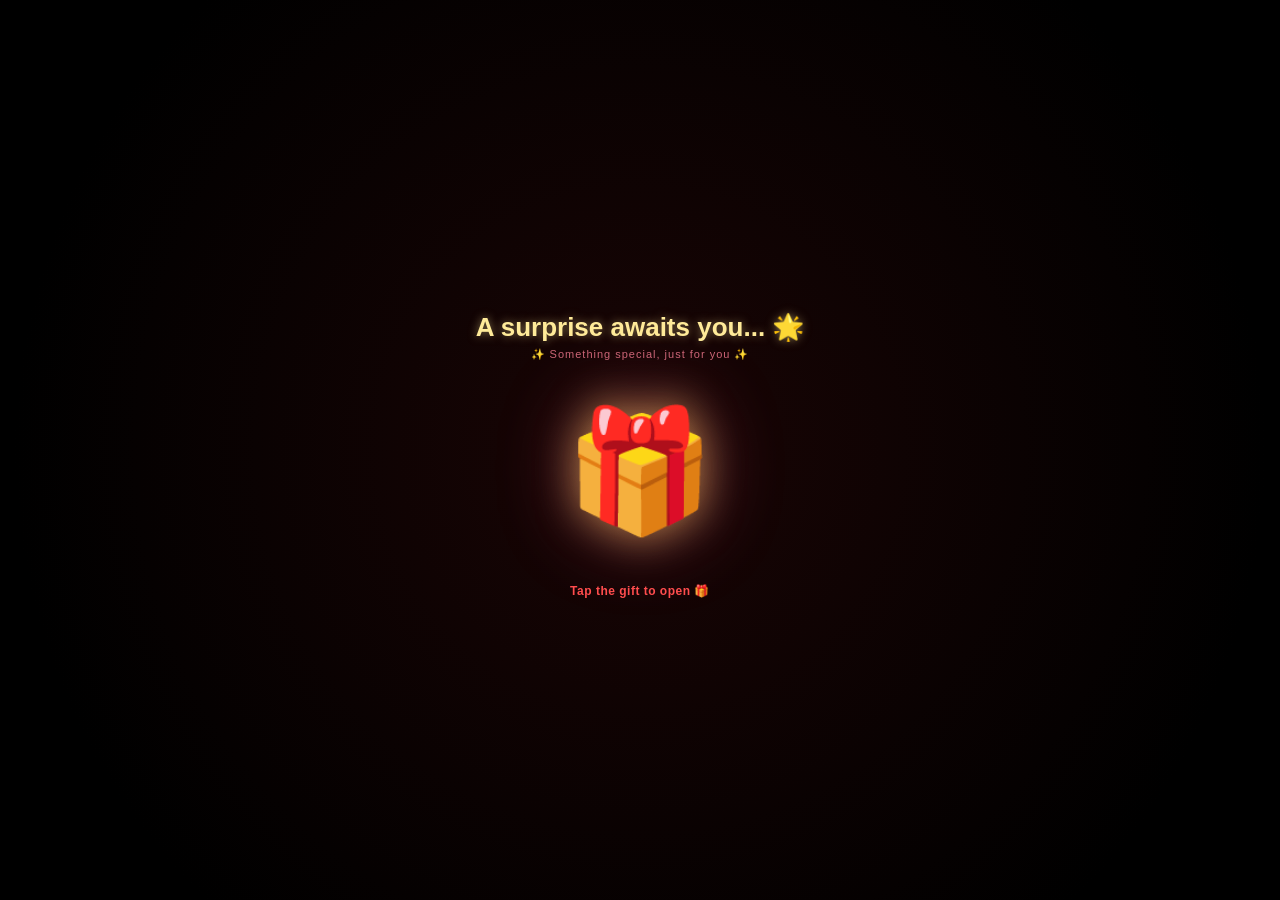
<file: collegeProject/birthday.html>
<!DOCTYPE html>
<html lang="en">
<head>
    <meta charset="UTF-8">
    <meta name="viewport" content="width=device-width, initial-scale=1.0">
    <title>A Surprise Awaits</title>
    <style>
        /* --- GLOBAL STYLES --- */
        body, html {
            margin: 0; padding: 0; width: 100%; height: 100%;
            background-color: #000000;
            color: white;
            font-family: 'Segoe UI', Tahoma, Geneva, Verdana, sans-serif;
            overflow: hidden; display: flex; justify-content: center; align-items: center;
        }

        /* --- BACKGROUND PARTICLES --- */
        .particles {
            position: fixed; top: 0; left: 0; width: 100vw; height: 100vh;
            z-index: 0; 
            background: radial-gradient(circle at center, #1a0505 0%, #000000 80%);
            overflow: hidden; pointer-events: none;
        }

        .particle {
            position: absolute; border-radius: 50%;
            background: rgba(255, 240, 150, 0.9);
            box-shadow: 0 0 10px 2px rgba(255, 200, 50, 0.6), 0 0 25px 5px rgba(255, 100, 0, 0.3);
            animation: floatUp linear infinite; opacity: 0;
        }

        @keyframes floatUp {
            0% { transform: translateY(10vh) scale(0.5); opacity: 0; }
            20% { opacity: 1; }
            80% { opacity: 1; }
            100% { transform: translateY(-100vh) scale(1.2); opacity: 0; }
        }

        /* --- SCREENS --- */
        .screen {
            position: relative; z-index: 10; 
            display: none; flex-direction: column; align-items: center; text-align: center;
            animation: fadeIn 1s ease-in-out; width: 100%; max-width: 600px; padding: 20px; box-sizing: border-box;
        }
        .screen.active { display: flex; }

        @keyframes fadeIn {
            from { opacity: 0; transform: scale(0.9); }
            to { opacity: 1; transform: scale(1); }
        }

        .btn {
            padding: 10px 20px; background: #ff0066; color: white; border: none;
            border-radius: 20px; cursor: pointer; margin-top: 20px; font-size: 16px; transition: 0.3s;
        }
        .btn:hover { background: #ff3385; }

/* --- GIFT SCREEN --- */
        .gift-title { color: #ffeb99; font-size: 26px; margin-bottom: 5px; text-shadow: 0 0 10px rgba(255, 235, 153, 0.5); }
        .gift-subtitle { color: #cc6677; font-size: 11px; margin-top: 0; margin-bottom: 40px; letter-spacing: 1px; }
        
        /* New wrapper style to perfectly align the explosion */
        .gift-wrapper {
            position: relative;
            display: inline-block; /* Makes it hug the emoji tightly */
            margin-bottom: 30px;
        }

        .gift-box { 
            font-size: 120px; cursor: pointer; transition: transform 0.3s, opacity 0.3s;
            text-shadow: 0 0 40px rgba(255, 200, 100, 0.6), 0 0 80px rgba(255, 100, 150, 0.4);
            animation: pulseGlow 2s infinite alternate;
            margin: 0;
            user-select: none;
        }
        
        .gift-box:hover { transform: scale(1.1); }
        .gift-instruction { color: #ff4d4d; font-size: 12px; font-weight: bold; letter-spacing: 0.5px; }
        
        @keyframes pulseGlow {
            from { filter: brightness(1); }
            to { filter: brightness(1.2); transform: scale(1.02); }
        }

        /* --- GIFT EXPLOSION ANIMATIONS --- */
        .big-heart {
            position: absolute; font-size: 100px; top: 50%; left: 50%;
            transform: translate(-50%, -50%) scale(0);
            animation: popHeart 1.5s ease-out forwards;
            z-index: 20; pointer-events: none;
            text-shadow: 0 0 40px rgba(255, 50, 100, 0.8);
        }
        @keyframes popHeart {
            0% { transform: translate(-50%, 0%) scale(0); opacity: 1; }
            40% { transform: translate(-50%, -70%) scale(1.2); opacity: 1; }
            100% { transform: translate(-50%, -100%) scale(1); opacity: 0; }
        }
        .mini-particle {
            position: absolute; font-size: 24px; top: 50%; left: 50%;
            transform: translate(-50%, -50%) scale(0);
            animation: explodeParticles 1.5s ease-out forwards;
            z-index: 15; pointer-events: none;
        }
        @keyframes explodeParticles {
            0% { transform: translate(-50%, -50%) scale(0) rotate(0deg); opacity: 1; }
            100% { 
                transform: translate(calc(-50% + var(--tx)), calc(-50% + var(--ty))) scale(1.5) rotate(var(--rot)); 
                opacity: 0; 
            }
        }

        /* --- PIN PAD SCREEN --- */
        .clock-text { font-size: 48px; font-weight: bold; margin: 0; color: white; text-shadow: 0 0 10px rgba(255,255,255,0.3); }
        .pin-subtitle { font-size: 12px; color: #d1b3c4; margin: 5px 0 25px 0; }
        .lock-icon { font-size: 28px; margin-bottom: 10px; }
        .instruction-text { font-size: 12px; color: #b3b3b3; margin-bottom: 15px; }
        .demo-pin-badge { background: rgba(40, 20, 35, 0.8); border-radius: 20px; padding: 6px 16px; font-size: 11px; font-weight: bold; color: #e6ccd8; margin-bottom: 25px; border: 1px solid rgba(255, 255, 255, 0.05); }
        .pin-dots { display: flex; gap: 15px; margin-bottom: 30px; height: 20px; }
        .dot { width: 14px; height: 14px; border-radius: 50%; background: rgba(255, 255, 255, 0.05); border: 1px solid rgba(255, 255, 255, 0.1); transition: 0.2s ease; }
        .dot.filled { background: #fff; border-color: #fff; box-shadow: 0 0 8px rgba(255,255,255,0.5); }
        .keypad { display: grid; grid-template-columns: repeat(3, 1fr); gap: 15px 25px; }
        .key { width: 65px; height: 65px; border-radius: 50%; background: rgba(25, 10, 20, 0.7); color: white; display: flex; justify-content: center; align-items: center; font-size: 22px; font-weight: 500; cursor: pointer; transition: all 0.2s; box-shadow: inset 0 0 10px rgba(0,0,0,0.5); }
        .key:active { transform: scale(0.9); background: rgba(255, 50, 100, 0.4); }
        .error { color: #ff4d4d; font-size: 14px; margin-top: 10px; min-height: 20px; }

        /* --- CURTAIN TRANSITION --- */
        #screen-curtains {
            position: fixed !important; top: 0; left: 0; padding: 0; margin: 0; width: 100vw; height: 100vh;
            display: flex; justify-content: center; align-items: center; overflow: hidden; z-index: 999; background: #000; max-width: 100% !important;
        }
        #curtain-container {
            position: absolute; top: 0; left: 0; width: 100%; height: 100%; z-index: 10; display: flex; pointer-events: none;
        }
        .curtain {
            width: 50%; height: 100%;
            background: repeating-linear-gradient(to right, #990000, #cc0000 2px, #800000 4px, #4d0000 5px);
            box-shadow: inset 0 0 80px rgba(0,0,0,0.9); transition: transform 2s cubic-bezier(0.4, 0, 0.2, 1);
        }
        .left-curtain { transform: translateX(0); border-right: 6px solid rgba(0,0,0,0.8); }
        .right-curtain { transform: translateX(0); border-left: 6px solid rgba(0,0,0,0.8); }
        #curtain-container.open .left-curtain { transform: translateX(-100%); }
        #curtain-container.open .right-curtain { transform: translateX(100%); }
        #open-curtain-btn {
            position: relative; z-index: 20; background: #0d0d0d; color: white; border: 1px solid rgba(255, 255, 255, 0.1);
            padding: 10px 24px; border-radius: 25px; font-size: 16px; font-weight: bold; display: flex; align-items: center;
            gap: 8px; cursor: pointer; box-shadow: 0 4px 15px rgba(0,0,0,0.8); transition: transform 0.2s, background 0.2s; pointer-events: auto;
        }
        #open-curtain-btn:hover { background: #1a1a1a; transform: scale(1.05); }

        /* --- CAKE & STATS SCREEN --- */
        .cake-title { color: #ffeb99; font-size: 28px; margin-bottom: 5px; text-shadow: 0 0 10px rgba(255, 235, 153, 0.4); }
        .cake-subtitle { font-size: 12px; margin-top: 0; margin-bottom: 30px; color: #ddd; }
        .stats-grid { display: grid; grid-template-columns: 1fr 1fr; gap: 20px 40px; text-align: center; margin-bottom: 30px; }
        .stat-item { display: flex; flex-direction: column; align-items: center; }
        .counter-value { color: #ffeb99; font-size: 32px; font-weight: bold; text-shadow: 0 0 8px rgba(255, 235, 153, 0.5); }
        .stat-label { font-size: 10px; letter-spacing: 2px; color: #999; margin-top: 5px; }
        .relight-btn { background: rgba(255, 255, 255, 0.05); border: 1px solid rgba(255, 255, 255, 0.1); color: #ccc; padding: 6px 16px; border-radius: 15px; font-size: 12px; cursor: pointer; margin-bottom: 25px; transition: 0.3s; }
        .relight-btn:hover { background: rgba(255, 255, 255, 0.15); color: white; }
        .memories-btn { background: transparent; border: 1px solid rgba(255, 255, 255, 0.3); color: white; padding: 12px 30px; border-radius: 30px; font-size: 14px; cursor: pointer; transition: 0.3s; }
        .memories-btn:hover { border-color: #ffeb99; box-shadow: 0 0 15px rgba(255, 235, 153, 0.2); color: #ffeb99; }

        /* --- BALLOONS --- */
        .balloon-container { display: flex; gap: 10px; margin: 20px 0; }
        .balloon { width: 50px; height: 70px; background: radial-gradient(circle at 30% 30%, #ff4d4d, #cc0000); border-radius: 50% 50% 50% 50% / 40% 40% 60% 60%; cursor: pointer; transition: transform 0.1s; }
        .balloon:active { transform: scale(0.9); }
        .balloon.popped { visibility: hidden; }

        /* --- SLIDER, PUZZLE, SCRATCH --- */
        .slider-container { width: 300px; height: 300px; position: relative; background: #222; border-radius: 10px; overflow: hidden; margin: 20px 0; border: 2px solid #555; }
        .slide { display: none; width: 100%; height: 100%; align-items: center; justify-content: center; font-size: 20px; padding: 20px; box-sizing: border-box; }
        .slide.active-slide { display: flex; flex-direction: column; }
        .slider-controls { display: flex; gap: 10px; }
        
        #puzzle-container { display: grid; grid-template-columns: repeat(3, 1fr); width: 240px; height: 240px; gap: 2px; margin: 20px 0; background: #111; padding: 2px; border: 2px solid #444;}
        .puzzle-piece { background: #ff0066; color: white; display: flex; justify-content: center; align-items: center; font-size: 24px; font-weight: bold; cursor: pointer; user-select: none; }
        .puzzle-piece.empty { background: transparent; cursor: default; }

        .scratch-container { position: relative; width: 300px; height: 150px; margin: 20px 0; border-radius: 10px; overflow: hidden; }
        .scratch-hidden-msg { position: absolute; width: 100%; height: 100%; display: flex; align-items: center; justify-content: center; background: #fff; color: #ff0066; font-size: 24px; font-weight: bold; z-index: 1; text-align: center; }
        #scratch-canvas { position: absolute; top: 0; left: 0; z-index: 2; cursor: crosshair; }
        
        .letter-box { background: rgba(255, 255, 255, 0.9); color: #333; padding: 30px; border-radius: 10px; text-align: left; max-width: 400px; line-height: 1.6; }
    </style>
</head>
<body>

    <!-- THE GLOWING BACKGROUND -->
    <div class="particles" id="particles"></div>

    <!-- 0: Gift Screen -->
    <div id="screen-gift" class="screen">
        <h2 class="gift-title">A surprise awaits you... 🌟</h2>
        <p class="gift-subtitle">✨ Something special, just for you ✨</p>
        
        <div class="gift-wrapper" style="position: relative;">
            <div class="gift-box" onclick="openGift()">🎁</div>
        </div>
        
        <p class="gift-instruction">Tap the gift to open 🎁</p>
    </div>

    <!-- 1: PIN Screen -->
    <div id="screen-pin" class="screen">
        <h1 class="clock-text">02:44</h1>
        <p class="pin-subtitle">Birthday Surprise 💌</p>
        <div class="lock-icon">🔒</div>
        <p class="instruction-text">Enter the secret code 🗝️</p>
        <div class="demo-pin-badge">Demo PIN: 1234</div>
        <div class="pin-dots" id="pin-display">
            <div class="dot"></div><div class="dot"></div><div class="dot"></div><div class="dot"></div>
        </div>
        <div class="keypad">
            <div class="key" onclick="pressKey('1')">1</div>
            <div class="key" onclick="pressKey('2')">2</div>
            <div class="key" onclick="pressKey('3')">3</div>
            <div class="key" onclick="pressKey('4')">4</div>
            <div class="key" onclick="pressKey('5')">5</div>
            <div class="key" onclick="pressKey('6')">6</div>
            <div class="key" onclick="pressKey('7')">7</div>
            <div class="key" onclick="pressKey('8')">8</div>
            <div class="key" onclick="pressKey('9')">9</div>
            <div></div>
            <div class="key" onclick="pressKey('0')">0</div>
            <div class="key" onclick="clearPin()">⌫</div>
        </div>
        <div class="error" id="pin-error"></div>
    </div>

    <!-- 2: Curtains (Transition) -->
    <div id="screen-curtains" class="screen">
        <div id="curtain-container">
            <div class="curtain left-curtain"></div>
            <div class="curtain right-curtain"></div>
        </div>
        <button id="open-curtain-btn" onclick="openCurtains()">❤️ Open</button>
    </div>

    <!-- 3: Intro -->
    <div id="screen-intro" class="screen">
        <h2>There's something special I want to tell you...</h2>
        <button class="btn" onclick="nextScreen()">Continue ➔</button>
    </div>

    <!-- 4: Cake & Stats -->
    <div id="screen-cake" class="screen">
        <h2 class="cake-title">Happy Birthday Cutiepie 🎂</h2>
        <p class="cake-subtitle">The World Has Been Better Since 💖</p>
        <div class="stats-grid">
            <div class="stat-item"><div class="counter-value" data-target="20">0</div><div class="stat-label">YEARS</div></div>
            <div class="stat-item"><div class="counter-value" data-target="7304">0</div><div class="stat-label">DAYS</div></div>
            <div class="stat-item"><div class="counter-value" data-target="175314">0</div><div class="stat-label">HOURS</div></div>
            <div class="stat-item"><div class="counter-value" data-target="10518870">0</div><div class="stat-label">MINUTES</div></div>
        </div>
        <div style="font-size: 100px; margin-bottom: 10px;">🎂</div>
        <button class="relight-btn">🔥 Relight</button>
        <button class="memories-btn" onclick="nextScreen()">See Our Memories 🌸</button>
    </div>

    <!-- 5: Memories Slider -->
    <div id="screen-memories" class="screen">
        <h2>Cute Memories 🚀</h2>
        <div class="slider-container">
            <div class="slide active-slide"><p>Memory 1</p><span style="font-size: 60px">📸</span></div>
            <div class="slide"><p>Memory 2</p><span style="font-size: 60px">🍦</span></div>
        </div>
        <div class="slider-controls">
            <button class="btn" onclick="moveSlide(-1)">⬅️ Prev</button>
            <button class="btn" onclick="moveSlide(1)">Next ➡️</button>
        </div>
        <button class="btn" style="margin-top: 30px;" onclick="nextScreen()">Next Surprise 🎁</button>
    </div>

    <!-- 6: Balloons -->
    <div id="screen-balloons" class="screen">
        <h2>Pop the Wishes 🎈</h2>
        <p>Tap each balloon to reveal a little wish!</p>
        <div class="balloon-container">
            <div class="balloon" onclick="popBalloon(this)" data-wish="May this year bring you boundless joy."></div>
            <div class="balloon" onclick="popBalloon(this)" data-wish="Wishing you resilient health and laughter." style="background: radial-gradient(circle at 30% 30%, #4da6ff, #0066cc);"></div>
            <div class="balloon" onclick="popBalloon(this)" data-wish="Here is to embracing new adventures." style="background: radial-gradient(circle at 30% 30%, #ff66b3, #cc0077);"></div>
            <div class="balloon" onclick="popBalloon(this)" data-wish="May you always be surrounded by people who uplift you." style="background: radial-gradient(circle at 30% 30%, #66ff66, #009900);"></div>
            <div class="balloon" onclick="popBalloon(this)" data-wish="Wishing you a year of immense personal growth." style="background: radial-gradient(circle at 30% 30%, #ffff66, #cccc00);"></div>
        </div>
        <p id="wish-display" style="min-height: 60px; font-style: italic; margin-top: 15px; color: #ffcc00; padding: 0 10px;"></p>
        <button id="balloon-next-btn" class="btn" style="display: none;" onclick="nextScreen()">Continue ➔</button>
    </div>

    <!-- 7: Sliding Puzzle -->
    <div id="screen-puzzle" class="screen">
        <h2>Birthday Puzzle 🧩</h2>
        <div id="puzzle-container"></div>
        <button id="puzzle-next-btn" class="btn" style="display: none;" onclick="nextScreen()">One Last Surprise ➔</button>
        <button class="btn" style="background: #333; margin-top: 10px; font-size: 12px;" onclick="document.getElementById('puzzle-next-btn').style.display='block'">Skip Puzzle</button>
    </div>

    <!-- 8: Scratch Card -->
    <div id="screen-scratch" class="screen">
        <h2>One Last Surprise ✨</h2>
        <div class="scratch-container">
            <div class="scratch-hidden-msg">Happy Birthday! 🎉</div>
            <canvas id="scratch-canvas"></canvas>
        </div>
        <button id="scratch-next-btn" class="btn" style="display: none;" onclick="nextScreen()">Read My Letter 💌</button>
    </div>

    <!-- 9: Final Letter -->
    <div id="screen-letter" class="screen">
        <h2>A Letter Just For You 💌</h2>
        <div class="letter-box">
            <h3>My Dearest,</h3>
            <p>Thank you for being you. Happy Birthday, my love.</p>
        </div>
    </div>

    <!-- JAVASCRIPT LOGIC -->
    <script>
        // --- FLOATING PARTICLES LOGIC ---
        function createParticles() {
            const container = document.getElementById('particles');
            const particleCount = 500; 
            for (let i = 0; i < particleCount; i++) {
                let p = document.createElement('div');
                p.classList.add('particle');
                let size = Math.random() * 4 + 2; 
                p.style.width = size + 'px';
                p.style.height = size + 'px';
                p.style.left = Math.random() * 100 + 'vw';
                p.style.top = Math.random() * 100 + 'vh';
                let duration = Math.random() * 10 + 8; 
                let delay = Math.random() * 10;
                p.style.animationDuration = duration + 's';
                p.style.animationDelay = delay + 's';
                container.appendChild(p);
            }
        }

        // --- STATE MANAGEMENT ---
        let currentScreenIndex = 0;
        const screens = [
            'screen-gift', 'screen-pin', 'screen-curtains', 'screen-intro', 
            'screen-cake', 'screen-memories', 'screen-balloons', 'screen-puzzle', 
            'screen-scratch', 'screen-letter'
        ];

        function goToScreen(index) {
            document.querySelectorAll('.screen').forEach(screen => {
                screen.style.display = 'none';
                screen.classList.remove('active');
            });
            
            if(screens[index]) {
                const targetScreen = document.getElementById(screens[index]);
                targetScreen.style.display = 'flex';
                setTimeout(() => targetScreen.classList.add('active'), 10); 
                currentScreenIndex = index;
                
                if(screens[index] === 'screen-cake') startCounters();
                if(screens[index] === 'screen-scratch') setTimeout(initScratchCard, 100); 
            }
        }

        function nextScreen() {
            if (currentScreenIndex < screens.length - 1) {
                goToScreen(currentScreenIndex + 1);
            }
        }

        // --- GIFT EXPLOSION LOGIC ---
        function openGift() {
            const wrapper = document.querySelector('.gift-wrapper');
            const box = document.querySelector('.gift-box');
            
            // Fade out the box slightly
            box.style.transform = "scale(1.1)";
            box.style.opacity = "0.3";
            
            // Big heart
            const bigHeart = document.createElement('div');
            bigHeart.innerText = '💖';
            bigHeart.className = 'big-heart';
            wrapper.appendChild(bigHeart);

            // Small particles
            const shapes = ['❤️', '💖', '⭐', '✨', '🌸'];
            for (let i = 0; i < 30; i++) {
                let p = document.createElement('div');
                p.innerText = shapes[Math.floor(Math.random() * shapes.length)];
                p.className = 'mini-particle';
                
                let angle = (Math.random() * 360) * (Math.PI / 180); 
                let distance = Math.random() * 150 + 80; 
                
                let tx = Math.cos(angle) * distance;
                let ty = Math.sin(angle) * distance - 100; 
                
                p.style.setProperty('--tx', `${tx}px`);
                p.style.setProperty('--ty', `${ty}px`);
                p.style.setProperty('--rot', `${Math.random() * 360}deg`);
                
                wrapper.appendChild(p);
            }

            // Wait then switch screens
            setTimeout(() => {
                nextScreen();
            }, 1500); 
        }

        // --- CURTAIN LOGIC ---
        function openCurtains() {
            document.getElementById('open-curtain-btn').style.display = 'none';
            document.getElementById('curtain-container').classList.add('open');
            setTimeout(() => { nextScreen(); }, 2000);
        }

        // --- PIN PAD LOGIC ---
        const CORRECT_PIN = "1234"; 
        let currentPin = "";

        function pressKey(num) {
            document.getElementById('pin-error').innerText = ""; 
            if (currentPin.length < 4) {
                currentPin += num;
                updatePinDisplay();
            }
            if (currentPin.length === 4) setTimeout(checkPin, 300);
        }

        function clearPin() {
            currentPin = "";
            updatePinDisplay();
            document.getElementById('pin-error').innerText = "";
        }

        function updatePinDisplay() {
            const dots = document.querySelectorAll('.dot');
            dots.forEach((dot, index) => {
                if (index < currentPin.length) dot.classList.add('filled');
                else dot.classList.remove('filled');
            });
        }

        function checkPin() {
            if (currentPin === CORRECT_PIN) {
                nextScreen();
            } else {
                document.getElementById('pin-error').innerText = "Wrong PIN, try again!";
                currentPin = "";
                updatePinDisplay();
            }
        }

        // --- COUNTER LOGIC ---
        function animateValue(obj, start, end, duration) {
            let startTimestamp = null;
            const step = (timestamp) => {
                if (!startTimestamp) startTimestamp = timestamp;
                const progress = Math.min((timestamp - startTimestamp) / duration, 1);
                obj.innerHTML = Math.floor(progress * (end - start) + start).toLocaleString();
                if (progress < 1) window.requestAnimationFrame(step);
            };
            window.requestAnimationFrame(step);
        }

        function startCounters() {
            document.querySelectorAll('.counter-value').forEach(counter => {
                const target = parseInt(counter.getAttribute('data-target'));
                animateValue(counter, 0, target, 2500);
            });
        }

        // --- SLIDER LOGIC ---
        let currentSlide = 0;
        function moveSlide(direction) {
            const slides = document.querySelectorAll('.slide');
            slides[currentSlide].classList.remove('active-slide');
            currentSlide = (currentSlide + direction + slides.length) % slides.length;
            slides[currentSlide].classList.add('active-slide');
        }

        // --- BALLOON LOGIC ---
        let poppedBalloons = 0;
        function popBalloon(element) {
            if (!element.classList.contains('popped')) {
                element.classList.add('popped');
                const wishText = element.getAttribute('data-wish');
                document.getElementById('wish-display').innerText = wishText;
                poppedBalloons++;
                if (poppedBalloons === 5) {
                    document.getElementById('balloon-next-btn').style.display = 'block';
                }
            }
        }

        // --- PUZZLE LOGIC ---
        let puzzleGrid = [1, 2, 3, 4, 5, 6, 7, 8, 0];
        function initPuzzle() {
            for(let i=0; i<10; i++) {
                let r1 = Math.floor(Math.random() * 8);
                let r2 = Math.floor(Math.random() * 8);
                [puzzleGrid[r1], puzzleGrid[r2]] = [puzzleGrid[r2], puzzleGrid[r1]];
            }
            renderPuzzle();
        }

        function renderPuzzle() {
            const container = document.getElementById('puzzle-container');
            container.innerHTML = '';
            puzzleGrid.forEach((num, index) => {
                const piece = document.createElement('div');
                piece.className = 'puzzle-piece';
                if (num === 0) piece.classList.add('empty');
                else {
                    piece.innerText = num;
                    piece.onclick = () => movePuzzlePiece(index);
                }
                container.appendChild(piece);
            });
            checkPuzzleCompletion();
        }

        function movePuzzlePiece(index) {
            const emptyIndex = puzzleGrid.indexOf(0);
            const validMoves = [emptyIndex - 1, emptyIndex + 1, emptyIndex - 3, emptyIndex + 3];
            if (emptyIndex % 3 === 0 && index === emptyIndex - 1) return; 
            if ((emptyIndex + 1) % 3 === 0 && index === emptyIndex + 1) return;
            if (validMoves.includes(index)) {
                [puzzleGrid[emptyIndex], puzzleGrid[index]] = [puzzleGrid[index], puzzleGrid[emptyIndex]];
                renderPuzzle();
            }
        }

        function checkPuzzleCompletion() {
            const isComplete = puzzleGrid.every((val, index) => val === (index === 8 ? 0 : index + 1));
            if (isComplete && puzzleGrid[8] === 0) {
                document.getElementById('puzzle-next-btn').style.display = 'block';
            }
        }

        // --- SCRATCH CARD LOGIC ---
        function initScratchCard() {
            const canvas = document.getElementById('scratch-canvas');
            const ctx = canvas.getContext('2d', { willReadFrequently: true });
            canvas.width = 300; canvas.height = 150;
            ctx.fillStyle = '#C0C0C0'; ctx.fillRect(0, 0, canvas.width, canvas.height);
            ctx.font = 'bold 20px Arial'; ctx.fillStyle = '#666'; ctx.textAlign = 'center';
            ctx.fillText('Scratch Here', canvas.width / 2, canvas.height / 2 + 7);

            let isDrawing = false;
            let buttonShown = false;

            function getCoordinates(e) {
                const rect = canvas.getBoundingClientRect();
                const clientX = e.touches ? e.touches[0].clientX : e.clientX;
                const clientY = e.touches ? e.touches[0].clientY : e.clientY;
                return { x: clientX - rect.left, y: clientY - rect.top };
            }

            function scratch(e) {
                if (!isDrawing) return;
                e.preventDefault();
                const { x, y } = getCoordinates(e);
                ctx.globalCompositeOperation = 'destination-out';
                ctx.beginPath(); ctx.arc(x, y, 20, 0, Math.PI * 2); ctx.fill();
                if(!buttonShown) checkScratchCompletion(ctx, canvas, () => buttonShown = true);
            }

            canvas.addEventListener('mousedown', () => isDrawing = true);
            canvas.addEventListener('mouseup', () => isDrawing = false);
            canvas.addEventListener('mousemove', scratch);
            canvas.addEventListener('touchstart', (e) => { isDrawing = true; scratch(e); }, {passive: false});
            canvas.addEventListener('touchend', () => isDrawing = false);
            canvas.addEventListener('touchmove', scratch, {passive: false});
        }

        function checkScratchCompletion(ctx, canvas, callback) {
            const imageData = ctx.getImageData(0, 0, canvas.width, canvas.height);
            let transparentPixels = 0;
            for (let i = 3; i < imageData.data.length; i += 4) {
                if (imageData.data[i] === 0) transparentPixels++;
            }
            if ((transparentPixels / (canvas.width * canvas.height)) * 100 > 40) {
                document.getElementById('scratch-next-btn').style.display = 'block';
                ctx.clearRect(0, 0, canvas.width, canvas.height); 
                callback();
            }
        }

        // --- START EVERYTHING ON LOAD ---
        window.onload = () => {
            createParticles(); 
            goToScreen(0);
            initPuzzle();
        };
    </script>
</body>
</html>
</file>
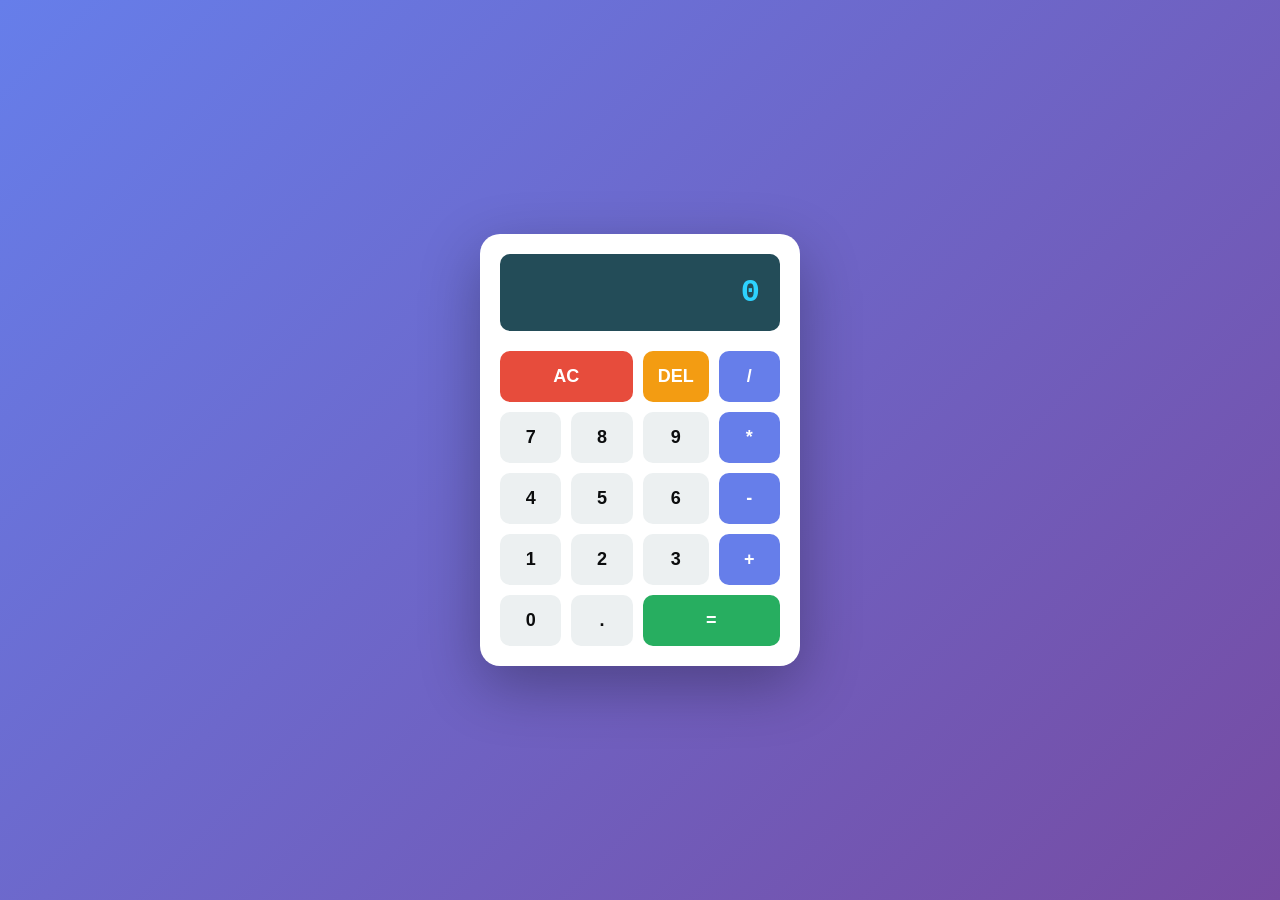
<file: collegeProject/calculate.html>
<!DOCTYPE html>
<html lang="en">
<head>
    <meta charset="UTF-8">
    <meta name="viewport" content="width=device-width, initial-scale=1.0">
    <title>Calculator</title>
    <style>
        * {
            margin: 0;
            padding: 0;
            box-sizing: border-box;
        }

        body {
            background: linear-gradient(135deg, #667eea 0%, #764ba2 100%);
            display: flex;
            justify-content: center;
            align-items: center;
            min-height: 100vh;
            font-family: 'Segoe UI', Tahoma, Geneva, Verdana, sans-serif;
        }

        .calculator {
            background-color: #fff;
            border-radius: 20px;
            box-shadow: 0 20px 60px rgba(0, 0, 0, 0.3);
            width: 320px;
            padding: 20px;
        }

        .display {
            background-color: #234c58;
            color: #2dd2ff;
            font-size: 32px;
            padding: 20px;
            border-radius: 10px;
            text-align: right;
            margin-bottom: 20px;
            word-wrap: break-word;
            word-break: break-all;
            min-height: 60px;
            font-weight: bold;
            font-family: 'Courier New', monospace;
        }

        .buttons {
            display: grid;
            grid-template-columns: repeat(4, 1fr);
            gap: 10px;
        }

        button {
            padding: 15px;
            font-size: 18px;
            border: none;
            border-radius: 10px;
            cursor: pointer;
            font-weight: bold;
            transition: all 0.2s;
            color: rgb(255, 255, 255);
        }

        button:hover {
            transform: translateY(-2px);
            box-shadow: 0 5px 15px rgba(0, 0, 0, 0.2);
        }

        button:active {
            transform: translateY(0);
        }

        .number {
            background-color: #ecf0f1;
            color: #0c0d0e;
        }

        .number:hover {
            background-color: #bdc3c7;
        }

        .operator {
            background-color: #667eea;
        }

        .operator:hover {
            background-color: #5568d3;
        }

        .equals {
            background-color: #27ae60;
            grid-column: span 2;
        }

        .equals:hover {
            background-color: #229954;
        }

        .clear {
            background-color: #e74c3c;
            grid-column: span 2;
        }

        .clear:hover {
            background-color: #c0392b;
        }

        .delete {
            background-color: #f39c12;
        }

        .delete:hover {
            background-color: #d68910;
        }
    </style>
</head>
<body>
    <div class="calculator">
        <div class="display" id="display">0</div>
        <div class="buttons">
            <button class="clear" onclick="clearDisplay()">AC</button>
            <button class="delete" onclick="deleteLastChar()">DEL</button>
            <button class="operator" onclick="appendOperator('/')">/</button>
            <button class="number" onclick="appendNumber('7')">7</button>
            <button class="number" onclick="appendNumber('8')">8</button>
            <button class="number" onclick="appendNumber('9')">9</button>
            <button class="operator" onclick="appendOperator('*')">*</button>
            <button class="number" onclick="appendNumber('4')">4</button>
            <button class="number" onclick="appendNumber('5')">5</button>
            <button class="number" onclick="appendNumber('6')">6</button>
            <button class="operator" onclick="appendOperator('-')">-</button>
            <button class="number" onclick="appendNumber('1')">1</button>
            <button class="number" onclick="appendNumber('2')">2</button>
            <button class="number" onclick="appendNumber('3')">3</button>
            <button class="operator" onclick="appendOperator('+')">+</button>
            <button class="number" onclick="appendNumber('0')">0</button>
            <button class="number" onclick="appendNumber('.')">.</button>
            <button class="equals" onclick="calculate()">=</button>
        </div>
    </div>

    <script>
        let display = document.getElementById('display');
        let currentValue = '0';
        let previousValue = '';
        let operator = null;
        let shouldResetDisplay = false;

        function appendNumber(num) {
            if (shouldResetDisplay) {
                currentValue = num;
                shouldResetDisplay = false;
            } else {
                if (currentValue === '0' && num !== '.') {
                    currentValue = num;
                } else if (num === '.' && currentValue.includes('.')) {
                    return;
                } else {
                    currentValue += num;
                }
            }
            updateDisplay();
        }

        function appendOperator(op) {
            if (operator !== null && !shouldResetDisplay) {
                calculate();
            }
            previousValue = currentValue;
            operator = op;
            shouldResetDisplay = true;
        }

        function calculate() {
            if (operator === null || shouldResetDisplay) {
                return;
            }

            let result;
            const prev = parseFloat(previousValue);
            const current = parseFloat(currentValue);

            switch (operator) {
                case '+':
                    result = prev + current;
                    break;
                case '-':
                    result = prev - current;
                    break;
                case '*':
                    result = prev * current;
                    break;
                case '/':
                    result = current !== 0 ? prev / current : 0;
                    break;
                default:
                    return;
            }

            currentValue = result.toString();
            operator = null;
            shouldResetDisplay = true;
            updateDisplay();
        }

        function clearDisplay() {
            currentValue = '0';
            previousValue = '';
            operator = null;
            shouldResetDisplay = false;
            updateDisplay();
        }

        function deleteLastChar() {
            if (currentValue.length > 1) {
                currentValue = currentValue.slice(0, -1);
            } else {
                currentValue = '0';
            }
            updateDisplay();
        }

        function updateDisplay() {
            display.textContent = currentValue;
        }
    </script>
</body>
</html>
</file>
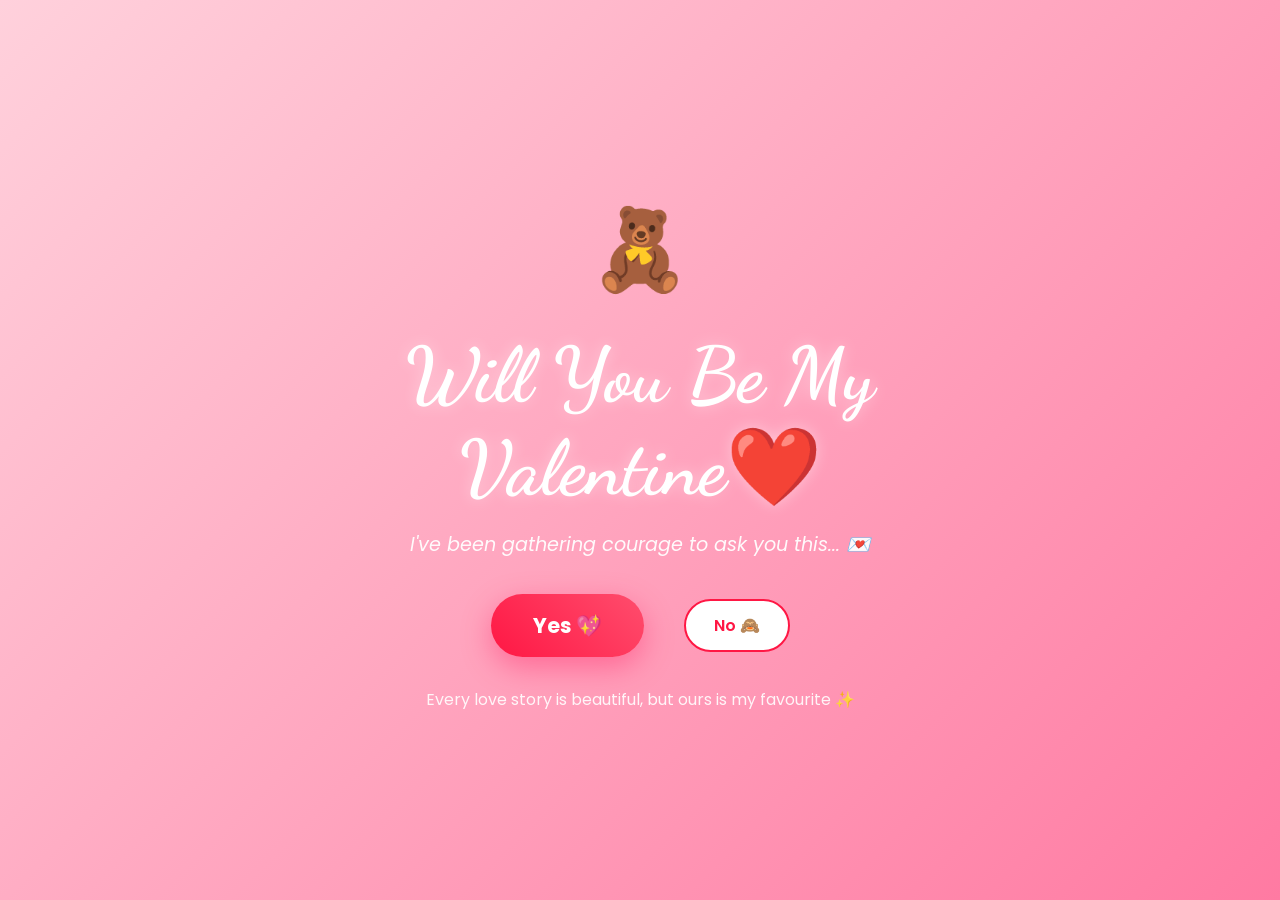
<file: collegeProject/valentine.html>
<!--DOCTYPE html>
<html lang="en">
<head>
    <meta charset="UTF-8">
    <meta name="viewport" content="width=device-width, initial-scale=1.0">
    <title>Be My Valentine?</title>
    <script src="https://cdn.tailwindcss.com"></script>
    <link href="https://fonts.googleapis.com/css2?family=Dancing+Script:wght@700&family=Inter:wght@400;600;800&display=swap" rel="stylesheet">
    <style>
        body {
            font-family: 'Inter', sans-serif;
            background: linear-gradient(180deg, #fff5f7 0%, #ffd1dc 100%);
            overflow: hidden;
            touch-action: manipulation;
        }

        .handwritten {
            font-family: 'Dancing Script', cursive;
        }

        @keyframes float {
            0% { transform: translateY(0px) rotate(0deg); opacity: 0; }
            10% { opacity: 0.8; }
            90% { opacity: 0.8; }
            100% { transform: translateY(-100vh) rotate(360deg); opacity: 0; }
        }

        .heart {
            position: absolute;
            color: #ff4d6d;
            pointer-events: none;
            animation: float linear forwards;
            z-index: 0;
        }

        .success-bg {
            background: radial-gradient(circle, #ffccd5 0%, #ff4d6d 100%);
        }

        .btn-shadow {
            box-shadow: 0 4px 15px rgba(255, 77, 109, 0.3);
        }

        /* Smooth scaling for the Yes button */
        #yes-btn {
            transition: all 0.3s cubic-bezier(0.175, 0.885, 0.32, 1.275);
        }
    </style>
</head>
<body class="flex items-center justify-center min-h-screen relative px-4">

    <div id="heart-container" class="absolute inset-0 overflow-hidden pointer-events-none"></div>

    <div id="main-card" class="bg-white/80 backdrop-blur-md p-8 md:p-12 rounded-3xl shadow-2xl border border-white/50 max-w-lg w-full text-center z-10">
        
        <div id="ask-screen" class="space-y-8">
            <h1 class="text-4xl md:text-5xl font-extrabold text-[#d81b60] leading-tight mb-6">
                Will you be my <span class="handwritten text-6xl block mt-2 text-[#ff4d6d]">Valentine?</span>
            </h1>

            <div class="relative inline-block">
                <img id="main-gif" 
                     src="https://media.tenor.com/ef30HjA_X_UAAAAi/tkthao219-bubududu.gif" 
                     alt="Cute Request" 
                     class="w-48 h-48 md:w-64 md:h-64 object-contain mx-auto rounded-2xl">
            </div>

            <div id="button-group" class="flex flex-col md:flex-row items-center justify-center gap-6 mt-8 relative min-h-[100px]">
                <button id="yes-btn" class="bg-[#ff4d6d] hover:bg-[#ff758f] text-white font-bold py-4 px-10 rounded-full text-xl btn-shadow transform active:scale-95">
                    Yes!
                </button>
                <button id="no-btn" class="bg-gray-200 hover:bg-gray-300 text-gray-700 font-semibold py-4 px-10 rounded-full text-lg transition-colors transform active:scale-95 z-50">
                    No
                </button>
            </div>
        </div>

        <div id="success-screen" class="hidden space-y-6">
            <h1 class="text-5xl font-extrabold text-[#ff4d6d] handwritten">YAAAAAAY! ❤️</h1>
            <img src="https://media.tenor.com/gUiu1zyxfzYAAAAi/bear-kiss-bear-kisses.gif" 
                 alt="Success Kiss" 
                 class="w-64 h-64 object-contain mx-auto rounded-2xl shadow-lg">
            <div class="space-y-2">
                <p class="text-2xl font-bold text-gray-800">I knew you'd say yes!</p>
                <p class="text-gray-600 italic">You just made me the happiest person ever.</p>
            </div>
            <button onclick="location.reload()" class="text-sm text-pink-400 hover:text-pink-600 transition-colors mt-4">
                Restart?
            </button>
        </div>
    </div>

    <script>
        const yesBtn = document.getElementById('yes-btn');
        const noBtn = document.getElementById('no-btn');
        const mainGif = document.getElementById('main-gif');
        const askScreen = document.getElementById('ask-screen');
        const successScreen = document.getElementById('success-screen');
        const heartContainer = document.getElementById('heart-container');

        const noPhrases = [
            "No",
            "Are you sure? 🥺",
            "Really sure??",
            "Think again! 💭",
            "Last chance...",
            "Surely not? 😭",
            "You're breaking my heart!",
            "I'm gonna cry...",
            "Pookie please!",
            "Don't do this to me!"
        ];

        const sadGifs = [
            "https://media.tenor.com/o656qFKDzeUAAAAi/tkthao219-bubududu.gif",
            "https://media.tenor.com/N61gJdD3mR4AAAAi/tkthao219-bubududu.gif",
            "https://media.tenor.com/N61gJdD3mR4AAAAi/tkthao219-bubududu.gif"
        ];

        let clickCount = 0;
        let scaleFactor = 1;

        noBtn.addEventListener('click', () => {
            clickCount++;
            
            // 1. Update text
            const phraseIndex = Math.min(clickCount, noPhrases.length - 1);
            noBtn.textContent = noPhrases[phraseIndex];

            // 2. Change image to sadder version
            const gifIndex = Math.min(Math.floor(clickCount / 2), sadGifs.length - 1);
            mainGif.src = sadGifs[gifIndex];

            // 3. Make the Yes button massive
            scaleFactor += 0.45;
            yesBtn.style.transform = `scale(${scaleFactor})`;
            
            // 4. Reposition "No" button randomly after some clicks
            if (clickCount >= 5) {
                moveNoButton();
            }

            // Generate some sad hearts (blue/grey maybe? No, let's keep it cute)
            createHearts(3, '#ff85a1');
        });

        function moveNoButton() {
            const padding = 20;
            const maxX = window.innerWidth - noBtn.offsetWidth - padding;
            const maxY = window.innerHeight - noBtn.offsetHeight - padding;
            
            const randomX = Math.max(padding, Math.floor(Math.random() * maxX));
            const randomY = Math.max(padding, Math.floor(Math.random() * maxY));
            
            noBtn.style.position = 'fixed';
            noBtn.style.left = `${randomX}px`;
            noBtn.style.top = `${randomY}px`;
        }

        yesBtn.addEventListener('click', () => {
            askScreen.classList.add('hidden');
            successScreen.classList.remove('hidden');
            document.body.classList.add('success-bg');
            
            // Explosion of hearts
            createHearts(100);
            
            // Continuous hearts
            setInterval(() => createHearts(5), 300);
        });

        function createHearts(count, color = '#ff4d6d') {
            for (let i = 0; i < count; i++) {
                const heart = document.createElement('div');
                heart.innerHTML = '❤️';
                heart.className = 'heart';
                
                // Randomize appearance
                const size = Math.random() * 20 + 10;
                const left = Math.random() * 100;
                const duration = Math.random() * 3 + 2;
                const delay = Math.random() * 2;
                
                heart.style.fontSize = `${size}px`;
                heart.style.left = `${left}vw`;
                heart.style.bottom = `-50px`;
                heart.style.animationDuration = `${duration}s`;
                heart.style.animationDelay = `${delay}s`;
                heart.style.color = color;
                
                heartContainer.appendChild(heart);
                
                // Cleanup
                setTimeout(() => {
                    heart.remove();
                }, (duration + delay) * 1000);
            }
        }

        // Initial floaters
        createHearts(15);
        setInterval(() => createHearts(2), 2000);
    </script>
</body>
</html>

-->


<!DOCTYPE html>
<html lang="en">
<head>
  <meta charset="UTF-8" />
  <meta name="viewport" content="width=device-width, initial-scale=1.0" />
  <title>Valentine Proposal</title>

  <link rel="preconnect" href="https://fonts.googleapis.com">
  <link rel="preconnect" href="https://fonts.gstatic.com" crossorigin>
  <link href="https://fonts.googleapis.com/css2?family=Dancing+Script:wght@700&family=Poppins:wght@300;400;500;600;700&display=swap" rel="stylesheet">

  <style>
    * {
      margin: 0;
      padding: 0;
      box-sizing: border-box;
    }

    body {
      font-family: 'Poppins', sans-serif;
      height: 100vh;
      overflow: hidden;
      display: flex;
      justify-content: center;
      align-items: center;
      background: linear-gradient(135deg, #ffd1dc, #ff7aa2);
      position: relative;
      color: white;
    }

    .container {
      text-align: center;
      z-index: 10;
      padding: 20px;
      max-width: 700px;
    }

    .bear {
      font-size: 5rem;
      animation: bounce 2s infinite;
      margin-bottom: 20px;
    }

    @keyframes bounce {
      0%, 100% { transform: translateY(0); }
      50% { transform: translateY(-20px); }
    }

    h1 {
      font-family: 'Dancing Script', cursive;
      font-size: clamp(2.5rem, 6vw, 5rem);
      margin-bottom: 15px;
      text-shadow: 0 0 15px rgba(255,255,255,0.4);
    }

    .subtitle {
      font-size: 1.2rem;
      font-style: italic;
      margin-bottom: 25px;
      opacity: 0.95;
    }

    .closing {
      margin-top: 30px;
      font-size: 1rem;
      opacity: 0.9;
    }

    .buttons {
      margin-top: 35px;
      display: flex;
      justify-content: center;
      align-items: center;
      gap: 40px;
      flex-wrap: wrap;
      position: relative;
    }

    button {
      border: none;
      cursor: pointer;
      transition: all 0.3s ease;
      font-family: 'Poppins', sans-serif;
    }

    #yesBtn {
      background: linear-gradient(45deg, #ff1744, #ff4d6d);
      color: white;
      padding: 16px 42px;
      font-size: 1.3rem;
      border-radius: 999px;
      font-weight: 700;
      box-shadow: 0 10px 30px rgba(255, 0, 76, 0.35);
    }

    #yesBtn:hover {
      transform: scale(1.08);
      box-shadow: 0 0 25px rgba(255,255,255,0.7);
    }

    #noBtn {
      background: white;
      color: #ff1744;
      border: 2px solid #ff1744;
      padding: 12px 28px;
      font-size: 1rem;
      border-radius: 999px;
      font-weight: 600;
      position: relative;
    }

    .heart {
      position: fixed;
      bottom: -50px;
      pointer-events: none;
      animation: floatUp linear forwards;
      z-index: 1;
    }

    @keyframes floatUp {
      0% {
        transform: translateY(0) scale(0.7);
        opacity: 0;
      }
      10% {
        opacity: 1;
      }
      100% {
        transform: translateY(-120vh) scale(1.2);
        opacity: 0;
      }
    }

    .celebration {
      position: fixed;
      inset: 0;
      background: linear-gradient(135deg, #ff4d88, #ff1744);
      display: none;
      justify-content: center;
      align-items: center;
      flex-direction: column;
      text-align: center;
      z-index: 999;
      overflow: hidden;
    }

    .celebration h2 {
      font-size: clamp(3rem, 10vw, 8rem);
      animation: pulse 1s infinite;
      margin-bottom: 20px;
    }

    .spin {
      font-size: 5rem;
      animation: spin 2s linear infinite;
      margin-bottom: 20px;
    }

    .celebration p {
      font-size: 1.5rem;
      max-width: 700px;
      padding: 0 20px;
    }

    @keyframes pulse {
      0%,100% { transform: scale(1); }
      50% { transform: scale(1.15); }
    }

    @keyframes spin {
      from { transform: rotate(0deg); }
      to { transform: rotate(360deg); }
    }

    .confetti {
      position: fixed;
      width: 10px;
      height: 18px;
      top: -20px;
      opacity: 0.9;
      animation: confettiFall linear forwards;
      z-index: 1000;
    }

    @keyframes confettiFall {
      0% {
        transform: translateY(0) rotate(0deg);
      }
      100% {
        transform: translateY(110vh) rotate(720deg);
      }
    }

    @media (max-width: 600px) {
      .buttons {
        flex-direction: column;
        gap: 20px;
      }

      #yesBtn {
        padding: 14px 34px;
      }
    }
  </style>
</head>
<body>

  <div class="container" id="mainContent">
    <div class="bear">🧸</div>

    <h1>Will You Be My Valentine❤️</h1>

    <div class="subtitle">
      I've been gathering courage to ask you this... 💌
    </div>

    <div class="buttons">
      <button id="yesBtn">Yes 💖</button>
      <button id="noBtn">No 🙈</button>
    </div>

    <div class="closing">
      Every love story is beautiful, but ours is my favourite ✨
    </div>
  </div>

  <div class="celebration" id="celebration">
    <h2>Yayyy!! 💕</h2>
    <div class="spin">💞</div>
    <p>I knew you'd say yes... You just made my world brighter ❤️</p>
  </div>

  <script>
    const noBtn = document.getElementById('noBtn');
    const yesBtn = document.getElementById('yesBtn');
    const celebration = document.getElementById('celebration');
    const mainContent = document.getElementById('mainContent');

    // Array of texts for the "No" button
    const noPhrases = [
      "No",
      "Are you sure?",
      "Are you positive? 🥺",
      "Pookie please...",
      "If you say no, I will be really sad...",
      "I will be very sad...",
      "Please?? 😭",
      "Don't do this to me...",
      "Last chance!"
    ];

    let msgIndex = 0;
    let heartsActive = true;

    function moveNoButton() {
      const yesRect = yesBtn.getBoundingClientRect();

      let x, y;
      let overlap = true;

      while (overlap) {
        x = Math.random() * (window.innerWidth - 120);
        y = Math.random() * (window.innerHeight - 70);

        overlap = !(
          x + 120 < yesRect.left ||
          x > yesRect.right ||
          y + 70 < yesRect.top ||
          y > yesRect.bottom
        );
      }

      noBtn.style.position = 'fixed';
      noBtn.style.left = `${x}px`;
      noBtn.style.top = `${y}px`;

      noBtn.textContent = messages[msgIndex];
      msgIndex = (msgIndex + 1) % messages.length;
    }

    noBtn.addEventListener('mouseover', moveNoButton);
    noBtn.addEventListener('touchstart', (e) => {
      e.preventDefault();
      moveNoButton();
    });
    noBtn.addEventListener('click', moveNoButton);

    yesBtn.addEventListener('click', () => {
      heartsActive = false;
      mainContent.style.display = 'none';
      celebration.style.display = 'flex';

      for (let i = 0; i < 120; i++) {
        createConfetti();
      }
    });

    function createHeart() {
      if (!heartsActive) return;

      const heart = document.createElement('div');
      heart.classList.add('heart');
      heart.innerHTML = '💖';

      heart.style.left = Math.random() * 100 + 'vw';
      heart.style.fontSize = (Math.random() * 25 + 15) + 'px';
      heart.style.animationDuration = (Math.random() * 5 + 5) + 's';

      document.body.appendChild(heart);

      setTimeout(() => {
        heart.remove();
      }, 10000);
    }

    function createConfetti() {
      const confetti = document.createElement('div');
      confetti.classList.add('confetti');

      const colors = [
        '#ff1744', '#ff9100', '#ffd600', '#00e676',
        '#00b0ff', '#d500f9', '#ffffff'
      ];

      confetti.style.background = colors[Math.floor(Math.random() * colors.length)];
      confetti.style.left = Math.random() * 100 + 'vw';
      confetti.style.animationDuration = (Math.random() * 3 + 2) + 's';
      confetti.style.transform = `rotate(${Math.random() * 360}deg)`;

      document.body.appendChild(confetti);

      setTimeout(() => {
        confetti.remove();
      }, 5000);
    }

    for (let i = 0; i < 15; i++) {
      setInterval(createHeart, 800);
    }
  </script>

</body>
</html>
</file>
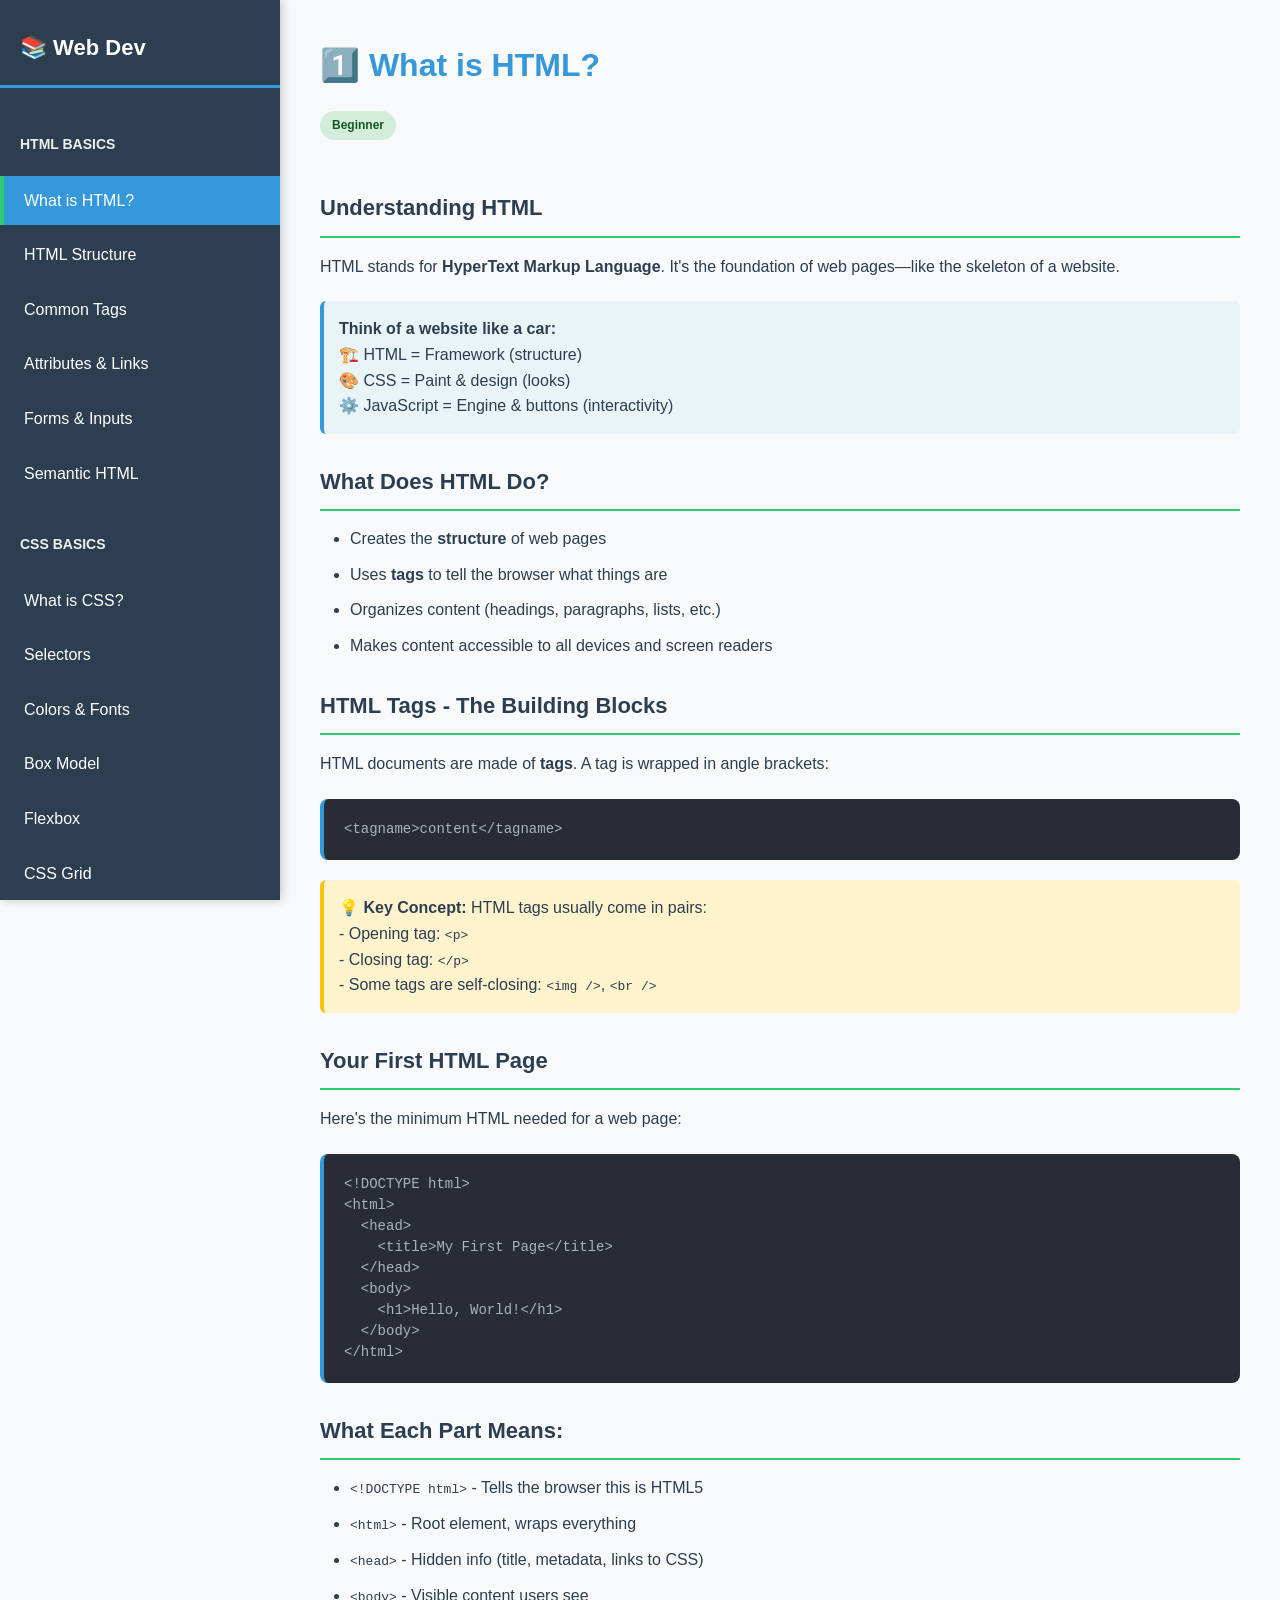
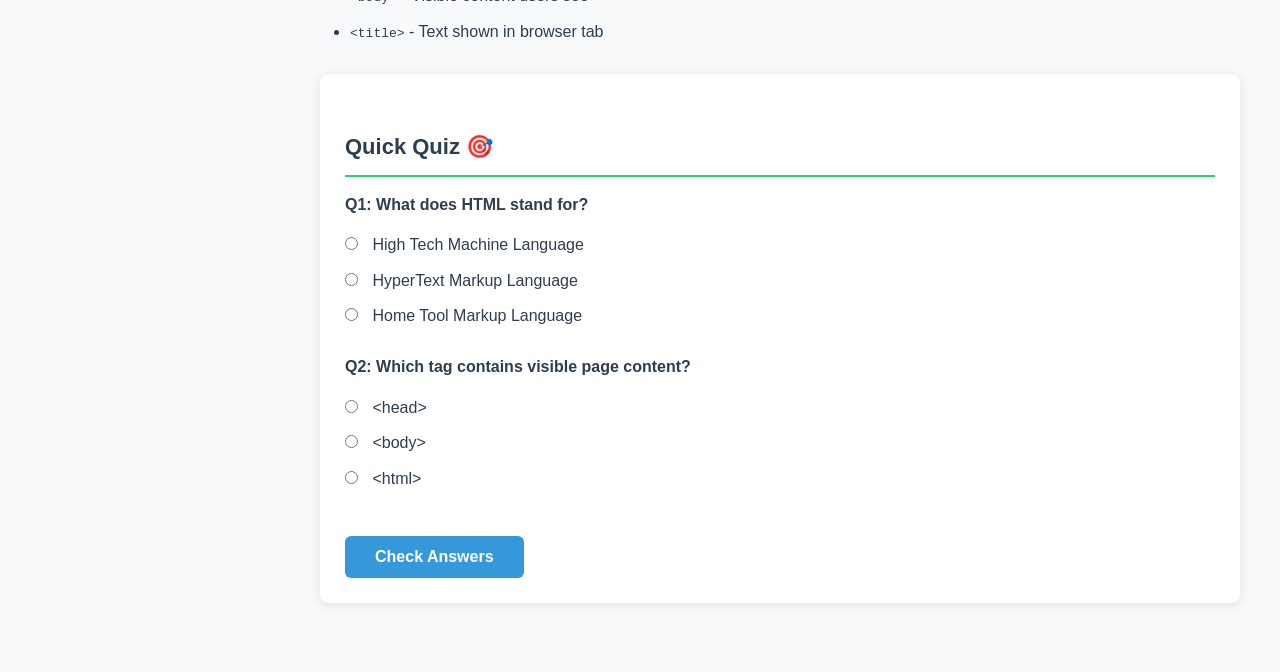
<file: collegeProject/webdev-bootcamp.html>
<!DOCTYPE html>
<html lang="en">
<head>
    <meta charset="UTF-8">
    <meta name="viewport" content="width=device-width, initial-scale=1.0">
    <title>Web Dev Bootcamp - Learn HTML, CSS & JavaScript</title>
    <style>
        * { margin: 0; padding: 0; box-sizing: border-box; }
        
        :root {
            --primary: #3498db;
            --secondary: #2ecc71;
            --danger: #e74c3c;
            --dark: #2c3e50;
            --light: #ecf0f1;
            --bg: #f8f9fa;
        }
        
        body {
            font-family: 'Segoe UI', Tahoma, Geneva, Verdana, sans-serif;
            background: var(--bg);
            color: var(--dark);
            line-height: 1.6;
        }
        
        .container {
            display: flex;
            min-height: 100vh;
        }
        
        /* SIDEBAR */
        .sidebar {
            background: var(--dark);
            color: white;
            padding: 30px 0;
            width: 280px;
            height: 100vh;
            overflow-y: auto;
            flex-shrink: 0;
            box-shadow: 2px 0 10px rgba(0,0,0,0.2);
        }
        
        .sidebar h1 {
            padding: 0 20px 20px;
            border-bottom: 3px solid var(--primary);
            margin-bottom: 30px;
            font-size: 22px;
        }
        
        .section-title {
            padding: 15px 20px;
            font-size: 14px;
            color: var(--light);
            text-transform: uppercase;
            font-weight: bold;
            margin-top: 20px;
        }
        
        .nav-item {
            padding: 12px 20px;
            cursor: pointer;
            transition: all 0.3s;
            border-left: 4px solid transparent;
            margin: 5px 0;
        }
        
        .nav-item:hover {
            background: rgba(52, 152, 219, 0.1);
            border-left-color: var(--primary);
            padding-left: 25px;
        }
        
        .nav-item.active {
            background: var(--primary);
            border-left-color: var(--secondary);
            color: white;
        }
        
        /* MAIN CONTENT */
        .content {
            flex: 1;
            padding: 40px;
            overflow-y: auto;
        }
        
        .lesson {
            display: none;
            animation: fadeIn 0.3s;
        }
        
        .lesson.active {
            display: block;
        }
        
        @keyframes fadeIn {
            from { opacity: 0; }
            to { opacity: 1; }
        }
        
        .lesson h2 {
            color: var(--primary);
            margin-bottom: 20px;
            font-size: 32px;
        }
        
        .lesson h3 {
            color: var(--dark);
            margin: 30px 0 15px;
            font-size: 22px;
            border-bottom: 2px solid var(--secondary);
            padding-bottom: 10px;
        }
        
        .lesson p {
            margin-bottom: 15px;
            font-size: 16px;
            line-height: 1.8;
        }
        
        .lesson ul, .lesson ol {
            margin: 15px 0 20px 30px;
        }
        
        .lesson li {
            margin-bottom: 10px;
        }
        
        /* CODE BLOCKS */
        .code-block {
            background: #282c34;
            color: #abb2bf;
            padding: 20px;
            border-radius: 8px;
            overflow-x: auto;
            margin: 20px 0;
            border-left: 4px solid var(--primary);
            font-family: 'Courier New', monospace;
            font-size: 14px;
            line-height: 1.5;
        }
        
        .code-block code {
            display: block;
            white-space: pre;
        }
        
        /* INTERACTIVE EDITOR */
        .editor-section {
            background: white;
            border-radius: 8px;
            padding: 20px;
            margin: 30px 0;
            box-shadow: 0 2px 10px rgba(0,0,0,0.1);
        }
        
        .editor-grid {
            display: grid;
            grid-template-columns: 1fr 1fr;
            gap: 20px;
            margin-top: 15px;
        }
        
        .editor-input {
            display: flex;
            flex-direction: column;
        }
        
        .editor-input textarea {
            flex: 1;
            padding: 15px;
            border: 2px solid var(--light);
            border-radius: 6px;
            font-family: 'Courier New', monospace;
            font-size: 14px;
            resize: none;
            min-height: 300px;
        }
        
        .editor-input textarea:focus {
            outline: none;
            border-color: var(--primary);
        }
        
        .editor-output {
            border: 2px solid var(--light);
            border-radius: 6px;
            overflow: hidden;
            display: flex;
            flex-direction: column;
        }
        
        .output-header {
            background: var(--primary);
            color: white;
            padding: 10px 15px;
            font-weight: bold;
        }
        
        #codeOutput {
            flex: 1;
            padding: 15px;
            background: white;
            overflow: auto;
        }
        
        .run-btn {
            background: var(--secondary);
            color: white;
            border: none;
            padding: 12px 30px;
            border-radius: 6px;
            cursor: pointer;
            font-size: 16px;
            font-weight: bold;
            transition: all 0.3s;
            margin-top: 10px;
        }
        
        .run-btn:hover {
            background: #27ae60;
            transform: translateY(-2px);
            box-shadow: 0 4px 12px rgba(46, 204, 113, 0.3);
        }
        
        /* QUIZ */
        .quiz-section {
            background: white;
            border-radius: 8px;
            padding: 25px;
            margin: 30px 0;
            box-shadow: 0 2px 10px rgba(0,0,0,0.1);
        }
        
        .quiz-question {
            margin-bottom: 25px;
        }
        
        .quiz-question h4 {
            margin-bottom: 15px;
            color: var(--dark);
        }
        
        .quiz-option {
            margin: 10px 0;
        }
        
        .quiz-option input[type="radio"], 
        .quiz-option input[type="checkbox"] {
            margin-right: 10px;
            cursor: pointer;
        }
        
        .quiz-option label {
            cursor: pointer;
        }
        
        .quiz-btn {
            background: var(--primary);
            color: white;
            border: none;
            padding: 12px 30px;
            border-radius: 6px;
            cursor: pointer;
            font-size: 16px;
            font-weight: bold;
            margin-top: 20px;
        }
        
        .quiz-btn:hover {
            background: #2980b9;
        }
        
        .result {
            margin-top: 20px;
            padding: 15px;
            border-radius: 6px;
            display: none;
        }
        
        .result.show {
            display: block;
        }
        
        .result.correct {
            background: #d4edda;
            color: #155724;
            border: 1px solid #c3e6cb;
        }
        
        .result.incorrect {
            background: #f8d7da;
            color: #721c24;
            border: 1px solid #f5c6cb;
        }
        
        /* HIGHLIGHTS */
        .highlight {
            background: #fff3cd;
            padding: 15px;
            border-radius: 6px;
            margin: 20px 0;
            border-left: 4px solid #ffc107;
        }
        
        .highlight strong {
            color: var(--dark);
        }
        
        .example {
            background: #e8f4f8;
            padding: 15px;
            border-radius: 6px;
            margin: 20px 0;
            border-left: 4px solid var(--primary);
        }
        
        .progress-bar {
            background: var(--light);
            height: 30px;
            border-radius: 6px;
            overflow: hidden;
            margin: 20px 0;
        }
        
        .progress-fill {
            background: var(--secondary);
            height: 100%;
            transition: width 0.3s;
            display: flex;
            align-items: center;
            justify-content: center;
            color: white;
            font-weight: bold;
            font-size: 14px;
        }
        
        .difficulty {
            display: inline-block;
            padding: 5px 12px;
            border-radius: 20px;
            font-size: 12px;
            font-weight: bold;
            margin-bottom: 20px;
        }
        
        .difficulty.beginner {
            background: #d4edda;
            color: #155724;
        }
        
        .difficulty.intermediate {
            background: #fff3cd;
            color: #856404;
        }
        
        .difficulty.advanced {
            background: #f8d7da;
            color: #721c24;
        }
        
        /* RESPONSIVE */
        @media (max-width: 768px) {
            .container {
                flex-direction: column;
            }
            
            .sidebar {
                position: relative;
                width: 100%;
                height: auto;
                border-bottom: 2px solid var(--primary);
                padding: 20px 0;
            }
            
            .content {
                padding: 20px;
            }
            
            .editor-grid {
                grid-template-columns: 1fr;
            }
        }
    </style>
</head>
<body>
    <div class="container">
        <!-- SIDEBAR -->
        <aside class="sidebar">
            <h1>📚 Web Dev</h1>
            
            <div class="section-title">HTML Basics</div>
            <div class="nav-item active" onclick="showLesson('html-intro')">What is HTML?</div>
            <div class="nav-item" onclick="showLesson('html-structure')">HTML Structure</div>
            <div class="nav-item" onclick="showLesson('html-tags')">Common Tags</div>
            <div class="nav-item" onclick="showLesson('html-attributes')">Attributes & Links</div>
            <div class="nav-item" onclick="showLesson('html-forms')">Forms & Inputs</div>
            <div class="nav-item" onclick="showLesson('html-semantic')">Semantic HTML</div>
            
            <div class="section-title">CSS Basics</div>
            <div class="nav-item" onclick="showLesson('css-intro')">What is CSS?</div>
            <div class="nav-item" onclick="showLesson('css-selectors')">Selectors</div>
            <div class="nav-item" onclick="showLesson('css-colors')">Colors & Fonts</div>
            <div class="nav-item" onclick="showLesson('css-box')">Box Model</div>
            <div class="nav-item" onclick="showLesson('css-flexbox')">Flexbox</div>
            <div class="nav-item" onclick="showLesson('css-grid')">CSS Grid</div>
            <div class="nav-item" onclick="showLesson('css-responsive')">Responsive Design</div>
            
            <div class="section-title">JavaScript Basics</div>
            <div class="nav-item" onclick="showLesson('js-intro')">What is JS?</div>
            <div class="nav-item" onclick="showLesson('js-variables')">Variables & Data</div>
            <div class="nav-item" onclick="showLesson('js-operators')">Operators</div>
            <div class="nav-item" onclick="showLesson('js-functions')">Functions</div>
            <div class="nav-item" onclick="showLesson('js-control')">Control Flow</div>
            <div class="nav-item" onclick="showLesson('js-dom')">DOM Manipulation</div>
            <div class="nav-item" onclick="showLesson('js-events')">Events & Interactions</div>
        </aside>

        <!-- MAIN CONTENT -->
        <main class="content">
            <!-- LESSON 1: HTML INTRO -->
            <div id="lesson-html-intro" class="lesson active">
                <h2>1️⃣ What is HTML?</h2>
                <span class="difficulty beginner">Beginner</span>
                
                <h3>Understanding HTML</h3>
                <p>HTML stands for <strong>HyperText Markup Language</strong>. It's the foundation of web pages—like the skeleton of a website.</p>
                
                <div class="example">
                    <strong>Think of a website like a car:</strong><br>
                    🏗️ HTML = Framework (structure)<br>
                    🎨 CSS = Paint & design (looks)<br>
                    ⚙️ JavaScript = Engine & buttons (interactivity)
                </div>
                
                <h3>What Does HTML Do?</h3>
                <ul>
                    <li>Creates the <strong>structure</strong> of web pages</li>
                    <li>Uses <strong>tags</strong> to tell the browser what things are</li>
                    <li>Organizes content (headings, paragraphs, lists, etc.)</li>
                    <li>Makes content accessible to all devices and screen readers</li>
                </ul>
                
                <h3>HTML Tags - The Building Blocks</h3>
                <p>HTML documents are made of <strong>tags</strong>. A tag is wrapped in angle brackets:</p>
                
                <div class="code-block"><code>&lt;tagname&gt;content&lt;/tagname&gt;</code></div>
                
                <div class="highlight">
                    <strong>💡 Key Concept:</strong> HTML tags usually come in pairs:
                    <br>- Opening tag: <code>&lt;p&gt;</code>
                    <br>- Closing tag: <code>&lt;/p&gt;</code>
                    <br>- Some tags are self-closing: <code>&lt;img /&gt;</code>, <code>&lt;br /&gt;</code>
                </div>
                
                <h3>Your First HTML Page</h3>
                <p>Here's the minimum HTML needed for a web page:</p>
                
                <div class="code-block"><code>&lt;!DOCTYPE html&gt;
&lt;html&gt;
  &lt;head&gt;
    &lt;title&gt;My First Page&lt;/title&gt;
  &lt;/head&gt;
  &lt;body&gt;
    &lt;h1&gt;Hello, World!&lt;/h1&gt;
  &lt;/body&gt;
&lt;/html&gt;</code></div>
                
                <h3>What Each Part Means:</h3>
                <ul>
                    <li><code>&lt;!DOCTYPE html&gt;</code> - Tells the browser this is HTML5</li>
                    <li><code>&lt;html&gt;</code> - Root element, wraps everything</li>
                    <li><code>&lt;head&gt;</code> - Hidden info (title, metadata, links to CSS)</li>
                    <li><code>&lt;body&gt;</code> - Visible content users see</li>
                    <li><code>&lt;title&gt;</code> - Text shown in browser tab</li>
                </ul>
                
                <div class="quiz-section">
                    <h3>Quick Quiz 🎯</h3>
                    <div class="quiz-question">
                        <h4>Q1: What does HTML stand for?</h4>
                        <div class="quiz-option">
                            <input type="radio" name="q1" value="wrong1"> High Tech Machine Language
                        </div>
                        <div class="quiz-option">
                            <input type="radio" name="q1" value="correct"> HyperText Markup Language
                        </div>
                        <div class="quiz-option">
                            <input type="radio" name="q1" value="wrong2"> Home Tool Markup Language
                        </div>
                    </div>
                    
                    <div class="quiz-question">
                        <h4>Q2: Which tag contains visible page content?</h4>
                        <div class="quiz-option">
                            <input type="radio" name="q2" value="wrong1"> &lt;head&gt;
                        </div>
                        <div class="quiz-option">
                            <input type="radio" name="q2" value="correct"> &lt;body&gt;
                        </div>
                        <div class="quiz-option">
                            <input type="radio" name="q2" value="wrong2"> &lt;html&gt;
                        </div>
                    </div>
                    
                    <button class="quiz-btn" onclick="checkQuiz('intro')">Check Answers</button>
                    <div id="result-intro" class="result"></div>
                </div>
            </div>

            <!-- LESSON 2: HTML STRUCTURE -->
            <div id="lesson-html-structure" class="lesson">
                <h2>2️⃣ HTML Page Structure</h2>
                <span class="difficulty beginner">Beginner</span>
                
                <h3>The Complete HTML Template</h3>
                <p>Every professional HTML page should follow this structure:</p>
                
                <div class="code-block"><code>&lt;!DOCTYPE html&gt;
&lt;html lang="en"&gt;
&lt;head&gt;
  &lt;meta charset="UTF-8"&gt;
  &lt;meta name="viewport" content="width=device-width, initial-scale=1.0"&gt;
  &lt;title&gt;Page Title&lt;/title&gt;
  &lt;link rel="stylesheet" href="styles.css"&gt;
&lt;/head&gt;
&lt;body&gt;
  &lt;header&gt;
    &lt;h1&gt;My Website&lt;/h1&gt;
  &lt;/header&gt;
  
  &lt;main&gt;
    &lt;article&gt;
      &lt;h2&gt;Article Title&lt;/h2&gt;
      &lt;p&gt;Article content...&lt;/p&gt;
    &lt;/article&gt;
  &lt;/main&gt;
  
  &lt;footer&gt;
    &lt;p&gt;© 2026 My Website&lt;/p&gt;
  &lt;/footer&gt;
  
  &lt;script src="script.js"&gt;&lt;/script&gt;
&lt;/body&gt;
&lt;/html&gt;</code></div>
                
                <h3>Breaking Down the Head Section</h3>
                <ul>
                    <li><code>&lt;meta charset="UTF-8"&gt;</code> - Character encoding (supports all languages)</li>
                    <li><code>&lt;meta name="viewport"...&gt;</code> - <strong>IMPORTANT:</strong> Makes site mobile-friendly</li>
                    <li><code>&lt;title&gt;</code> - Appears in browser tab and search results</li>
                    <li><code>&lt;link rel="stylesheet"&gt;</code> - Links to CSS file</li>
                </ul>
                
                <h3>Body Structure Best Practices</h3>
                <ul>
                    <li><code>&lt;header&gt;</code> - Top section (logo, nav, title)</li>
                    <li><code>&lt;nav&gt;</code> - Navigation menu</li>
                    <li><code>&lt;main&gt;</code> - Primary content</li>
                    <li><code>&lt;article&gt;</code> - Self-contained content</li>
                    <li><code>&lt;section&gt;</code> - Thematic grouping of content</li>
                    <li><code>&lt;aside&gt;</code> - Sidebar content</li>
                    <li><code>&lt;footer&gt;</code> - Page footer (copyright, links)</li>
                </ul>
                
                <div class="highlight">
                    <strong>⚠️ Don't Forget!</strong> Always put your <code>&lt;script&gt;</code> tag at the bottom of the body, not in the head. This makes pages load faster!
                </div>
                
                <div class="editor-section">
                    <h3>Try It: Create Your First HTML Page</h3>
                    <p>Copy the template above into the box below and see it rendered:</p>
                    <div class="editor-grid">
                        <div class="editor-input">
                            <textarea id="htmlEditor1" placeholder="Paste your HTML here...">&lt;!DOCTYPE html&gt;
&lt;html lang="en"&gt;
&lt;head&gt;
  &lt;title&gt;My First Site&lt;/title&gt;
&lt;/head&gt;
&lt;body&gt;
  &lt;h1&gt;Welcome!&lt;/h1&gt;
  &lt;p&gt;This is my first HTML page.&lt;/p&gt;
&lt;/body&gt;
&lt;/html&gt;</textarea>
                            <button class="run-btn" onclick="runHtmlCode('htmlEditor1', 'codeOutput1')">Run HTML</button>
                        </div>
                        <div class="editor-output">
                            <div class="output-header">Preview</div>
                            <div id="codeOutput1"></div>
                        </div>
                    </div>
                </div>
            </div>

            <!-- LESSON 3: HTML TAGS -->
            <div id="lesson-html-tags" class="lesson">
                <h2>3️⃣ Common HTML Tags</h2>
                <span class="difficulty beginner">Beginner</span>
                
                <h3>Text & Headings</h3>
                <div class="code-block"><code>&lt;h1&gt;Main Heading&lt;/h1&gt;  &lt;!-- Largest, use ONE per page --&gt;
&lt;h2&gt;Subheading&lt;/h2&gt;  &lt;!-- Second level --&gt;
&lt;h3&gt; to &lt;h6&gt;  &lt;!-- For deeper levels --&gt;

&lt;p&gt;Paragraph of text. Automatically adds space before/after.&lt;/p&gt;

&lt;strong&gt;Important text&lt;/strong&gt;  &lt;!-- Bold for importance --&gt;
&lt;em&gt;Emphasized text&lt;/em&gt;  &lt;!-- Italic for emphasis --&gt;

&lt;br&gt;  &lt;!-- Line break --&gt;
&lt;hr&gt;  &lt;!-- Horizontal line --&gt;</code></div>
                
                <h3>Lists</h3>
                <div class="code-block"><code>&lt;!-- UNORDERED LIST (bullets) --&gt;
&lt;ul&gt;
  &lt;li&gt;Item 1&lt;/li&gt;
  &lt;li&gt;Item 2&lt;/li&gt;
  &lt;li&gt;Item 3&lt;/li&gt;
&lt;/ul&gt;

&lt;!-- ORDERED LIST (numbers) --&gt;
&lt;ol&gt;
  &lt;li&gt;First step&lt;/li&gt;
  &lt;li&gt;Second step&lt;/li&gt;
  &lt;li&gt;Third step&lt;/li&gt;
&lt;/ol&gt;</code></div>
                
                <h3>Images & Media</h3>
                <div class="code-block"><code>&lt;!-- IMAGE --&gt;
&lt;img src="image.jpg" alt="Description of image" width="300"&gt;

&lt;!-- Always use alt text! It helps accessibility &amp; SEO --&gt;

&lt;!-- VIDEO --&gt;
&lt;video width="400" controls&gt;
  &lt;source src="video.mp4" type="video/mp4"&gt;
&lt;/video&gt;

&lt;!-- AUDIO --&gt;
&lt;audio controls&gt;
  &lt;source src="audio.mp3" type="audio/mpeg"&gt;
&lt;/audio&gt;</code></div>
                
                <h3>Containers (Structure)</h3>
                <div class="code-block"><code>&lt;div&gt;&lt;/div&gt;  &lt;!-- Generic container, block level --&gt;
&lt;span&gt;&lt;/span&gt;  &lt;!-- Inline container, use inside text --&gt;
&lt;section&gt;&lt;/section&gt;  &lt;!-- Thematic grouping --&gt;
&lt;article&gt;&lt;/article&gt;  &lt;!-- Self-contained content --&gt;</code></div>
                
                <div class="editor-section">
                    <h3>Practice: Create a Blog Post</h3>
                    <div class="editor-grid">
                        <div class="editor-input">
                            <textarea id="htmlEditor2" placeholder="Create your blog post...">&lt;!DOCTYPE html&gt;
&lt;html&gt;
&lt;head&gt;
  &lt;title&gt;My Blog&lt;/title&gt;
&lt;/head&gt;
&lt;body&gt;
  &lt;article&gt;
    &lt;h1&gt;My Favorite Foods&lt;/h1&gt;
    &lt;p&gt;Here are my favorite foods:&lt;/p&gt;
    &lt;ul&gt;
      &lt;li&gt;Pizza&lt;/li&gt;
      &lt;li&gt;Pasta&lt;/li&gt;
      &lt;li&gt;Tacos&lt;/li&gt;
    &lt;/ul&gt;
  &lt;/article&gt;
&lt;/body&gt;
&lt;/html&gt;</textarea>
                            <button class="run-btn" onclick="runHtmlCode('htmlEditor2', 'codeOutput2')">Run HTML</button>
                        </div>
                        <div class="editor-output">
                            <div class="output-header">Preview</div>
                            <div id="codeOutput2"></div>
                        </div>
                    </div>
                </div>
            </div>

            <!-- LESSON 4: HTML ATTRIBUTES -->
            <div id="lesson-html-attributes" class="lesson">
                <h2>4️⃣ Attributes & Links</h2>
                <span class="difficulty beginner">Beginner</span>
                
                <h3>What Are Attributes?</h3>
                <p>Attributes provide additional information about HTML elements. They go <strong>inside the opening tag</strong>:</p>
                
                <div class="code-block"><code>&lt;tag attribute="value"&gt;content&lt;/tag&gt;</code></div>
                
                <h3>Common Attributes</h3>
                <div class="code-block"><code>&lt;!-- ID: Unique identifier --&gt;
&lt;div id="header"&gt;&lt;/div&gt;

&lt;!-- CLASS: For styling (can use multiple) --&gt;
&lt;div class="container main"&gt;&lt;/div&gt;

&lt;!-- STYLE: Inline CSS --&gt;
&lt;p style="color: red; font-size: 20px;"&gt;Red text&lt;/p&gt;

&lt;!-- DATA: Store custom information --&gt;
&lt;div data-user-id="123"&gt;&lt;/div&gt;

&lt;!-- TITLE: Tooltip on hover --&gt;
&lt;p title="This is a tooltip"&gt;Hover over me&lt;/p&gt;

&lt;!-- ARIA: Accessibility --&gt;
&lt;button aria-label="Close menu"&gt;✕&lt;/button&gt;</code></div>
                
                <h3>Links - The Most Important!</h3>
                <div class="code-block"><code>&lt;!-- Basic link --&gt;
&lt;a href="page.html"&gt;Click here&lt;/a&gt;

&lt;!-- Open in new tab --&gt;
&lt;a href="page.html" target="_blank"&gt;Open in new tab&lt;/a&gt;

&lt;!-- External website --&gt;
&lt;a href="https://google.com"&gt;Go to Google&lt;/a&gt;

&lt;!-- Email link --&gt;
&lt;a href="mailto:hello@example.com"&gt;Email me&lt;/a&gt;

&lt;!-- Jump to section (anchor) --&gt;
&lt;a href="#section2"&gt;Go to Section 2&lt;/a&gt;
...
&lt;h2 id="section2"&gt;Section 2&lt;/h2&gt;</code></div>
                
                <h3>Image Attributes</h3>
                <div class="code-block"><code>&lt;img 
  src="photo.jpg"        &lt;!-- Path to image (REQUIRED) --&gt;
  alt="My photo"         &lt;!-- Alternative text (REQUIRED) --&gt;
  width="300"            &lt;!-- Width in pixels --&gt;
  height="200"           &lt;!-- Height in pixels --&gt;
  title="Hover text"     &lt;!-- Tooltip --&gt;
&g</code></div>
                
                <div class="highlight">
                    <strong>🎯 ID vs CLASS:</strong><br>
                    - <strong>ID</strong> = unique identifier (use once per page)<br>
                    - <strong>CLASS</strong> = reusable style (use many times)
                </div>
                
                <div class="editor-section">
                    <h3>Practice: Create a Navigation Menu</h3>
                    <div class="editor-grid">
                        <div class="editor-input">
                            <textarea id="htmlEditor3">&lt;!DOCTYPE html&gt;
&lt;html&gt;
&lt;head&gt;
  &lt;title&gt;My Website&lt;/title&gt;
&lt;/head&gt;
&lt;body&gt;
  &lt;nav&gt;
    &lt;a href="#"&gt;Home&lt;/a&gt;
    &lt;a href="#"&gt;About&lt;/a&gt;
    &lt;a href="#"&gt;Contact&lt;/a&gt;
  &lt;/nav&gt;
  
  &lt;h1&gt;Welcome to My Site&lt;/h1&gt;
&lt;/body&gt;
&lt;/html&gt;</textarea>
                            <button class="run-btn" onclick="runHtmlCode('htmlEditor3', 'codeOutput3')">Run HTML</button>
                        </div>
                        <div class="editor-output">
                            <div class="output-header">Preview</div>
                            <div id="codeOutput3"></div>
                        </div>
                    </div>
                </div>
            </div>

            <!-- LESSON 5: HTML FORMS -->
            <div id="lesson-html-forms" class="lesson">
                <h2>5️⃣ Forms & Input Elements</h2>
                <span class="difficulty beginner">Beginner</span>
                
                <h3>Why Forms Matter</h3>
                <p>Forms are how users send data to your website. Think of them like digital questionnaires:</p>
                <ul>
                    <li>Login forms (username, password)</li>
                    <li>Contact forms (name, email, message)</li>
                    <li>Sign up forms (registration info)</li>
                    <li>Search boxes</li>
                </ul>
                
                <h3>Basic Form Structure</h3>
                <div class="code-block"><code>&lt;form action="/submit" method="POST"&gt;
  &lt;label for="name"&gt;Name:&lt;/label&gt;
  &lt;input type="text" id="name" name="name" required&gt;
  
  &lt;button type="submit"&gt;Submit&lt;/button&gt;
&lt;/form&gt;</code></div>
                
                <h3>Input Types</h3>
                <div class="code-block"><code>&lt;!-- TEXT INPUT --&gt;
&lt;input type="text" placeholder="Enter your name"&gt;

&lt;!-- EMAIL --&gt;
&lt;input type="email" placeholder="your@email.com"&gt;

&lt;!-- PASSWORD --&gt;
&lt;input type="password" placeholder="Enter password"&gt;

&lt;!-- NUMBER --&gt;
&lt;input type="number" min="1" max="100"&gt;

&lt;!-- CHECKBOX --&gt;
&lt;input type="checkbox"&gt; I agree to terms

&lt;!-- RADIO BUTTON --&gt;
&lt;input type="radio" name="gender"&gt; Male
&lt;input type="radio" name="gender"&gt; Female

&lt;!-- DROPDOWN --&gt;
&lt;select name="country"&gt;
  &lt;option&gt;Select country&lt;/option&gt;
  &lt;option value="usa"&gt;USA&lt;/option&gt;
  &lt;option value="uk"&gt;UK&lt;/option&gt;
&lt;/select&gt;

&lt;!-- TEXT AREA (multi-line) --&gt;
&lt;textarea rows="5" cols="40"&gt;&lt;/textarea&gt;

&lt;!-- DATE --&gt;
&lt;input type="date"&gt;

&lt;!-- BUTTONS --&gt;
&lt;button type="submit"&gt;Send&lt;/button&gt;
&lt;button type="reset"&gt;Clear&lt;/button&gt;</code></div>
                
                <div class="highlight">
                    <strong>💡 Form Attributes:</strong><br>
                    - <code>name</code> = identifies the field when submitting<br>
                    - <code>required</code> = user must fill it before submitting<br>
                    - <code>placeholder</code> = hint text<br>
                    - <code>for</code> = label connects to input by ID
                </div>
                
                <div class="editor-section">
                    <h3>Practice: Create a Contact Form</h3>
                    <div class="editor-grid">
                        <div class="editor-input">
                            <textarea id="htmlEditor4">&lt;!DOCTYPE html&gt;
&lt;html&gt;
&lt;head&gt;
  &lt;title&gt;Contact Us&lt;/title&gt;
&lt;/head&gt;
&lt;body&gt;
  &lt;h1&gt;Contact Form&lt;/h1&gt;
  
  &lt;form&gt;
    &lt;label for="email"&gt;Email:&lt;/label&gt;
    &lt;input type="email" id="email" required&gt;
    &lt;br&gt;&lt;br&gt;
    
    &lt;label for="message"&gt;Message:&lt;/label&gt;
    &lt;textarea id="message"&gt;&lt;/textarea&gt;
    &lt;br&gt;&lt;br&gt;
    
    &lt;button type="submit"&gt;Send&lt;/button&gt;
  &lt;/form&gt;
&lt;/body&gt;
&lt;/html&gt;</textarea>
                            <button class="run-btn" onclick="runHtmlCode('htmlEditor4', 'codeOutput4')">Run HTML</button>
                        </div>
                        <div class="editor-output">
                            <div class="output-header">Preview</div>
                            <div id="codeOutput4"></div>
                        </div>
                    </div>
                </div>
            </div>

            <!-- LESSON 6: SEMANTIC HTML -->
            <div id="lesson-html-semantic" class="lesson">
                <h2>6️⃣ Semantic HTML</h2>
                <span class="difficulty intermediate">Intermediate</span>
                
                <h3>What is Semantic HTML?</h3>
                <p>Semantic HTML uses tags that describe <strong>meaning</strong>, not just appearance. This is better for:</p>
                <ul>
                    <li><strong>Accessibility:</strong> Screen readers understand content better</li>
                    <li><strong>SEO:</strong> Search engines rank semantic sites higher</li>
                    <li><strong>Readability:</strong> Code is easier to understand</li>
                </ul>
                
                <h3>Semantic vs Non-Semantic</h3>
                <div class="code-block"><code>&lt;!-- ❌ NON-SEMANTIC (just generic containers) --&gt;
&lt;div class="header"&gt;&lt;/div&gt;
&lt;div class="nav"&gt;&lt;/div&gt;
&lt;div class="main"&gt;&lt;/div&gt;
&lt;div class="footer"&gt;&lt;/div&gt;

&lt;!-- ✅ SEMANTIC (meaning is clear) --&gt;
&lt;header&gt;&lt;/header&gt;
&lt;nav&gt;&lt;/nav&gt;
&lt;main&gt;&lt;/main&gt;
&lt;footer&gt;&lt;/footer&gt;</code></div>
                
                <h3>Semantic HTML Tags</h3>
                <ul>
                    <li><code>&lt;header&gt;</code> - Top section with title/logo</li>
                    <li><code>&lt;nav&gt;</code> - Navigation menu</li>
                    <li><code>&lt;main&gt;</code> - Primary content</li>
                    <li><code>&lt;article&gt;</code> - Self-contained content (blog post, news)</li>
                    <li><code>&lt;section&gt;</code> - Thematic grouping</li>
                    <li><code>&lt;aside&gt;</code> - Sidebar content</li>
                    <li><code>&lt;footer&gt;</code> - Bottom section</li>
                    <li><code>&lt;figure&gt;</code> + <code>&lt;figcaption&gt;</code> - Image with caption</li>
                    <li><code>&lt;time&gt;</code> - Human/machine readable date/time</li>
                    <li><code>&lt;address&gt;</code> - Contact information</li>
                </ul>
                
                <h3>Complete Semantic Page Layout</h3>
                <div class="code-block"><code>&lt;!DOCTYPE html&gt;
&lt;html lang="en"&gt;
&lt;head&gt;
  &lt;title&gt;My Blog&lt;/title&gt;
&lt;/head&gt;
&lt;body&gt;
  &lt;header&gt;
    &lt;h1&gt;My Blog&lt;/h1&gt;
  &lt;/header&gt;
  
  &lt;nav&gt;
    &lt;a href="/"&gt;Home&lt;/a&gt;
    &lt;a href="/about"&gt;About&lt;/a&gt;
  &lt;/nav&gt;
  
  &lt;main&gt;
    &lt;article&gt;
      &lt;h2&gt;Article Title&lt;/h2&gt;
      &lt;time datetime="2026-02-21"&gt;February 21, 2026&lt;/time&gt;
      &lt;p&gt;Article content...&lt;/p&gt;
    &lt;/article&gt;
    
    &lt;aside&gt;
      &lt;h3&gt;Related Posts&lt;/h3&gt;
      &lt;ul&gt;
        &lt;li&gt;&lt;a href="#">Post 1&lt;/a&gt;&lt;/li&gt;
        &lt;li&gt;&lt;a href="#">Post 2&lt;/a&gt;&lt;/li&gt;
      &lt;/ul&gt;
    &lt;/aside&gt;
  &lt;/main&gt;
  
  &lt;footer&gt;
    &lt;p&gt;© 2026 My Blog&lt;/p&gt;
  &lt;/footer&gt;
&lt;/body&gt;
&lt;/html&gt;</code></div>
            </div>

            <!-- LESSON 7: CSS INTRO -->
            <div id="lesson-css-intro" class="lesson">
                <h2>7️⃣ What is CSS?</h2>
                <span class="difficulty beginner">Beginner</span>
                
                <h3>CSS Makes Things Look Good</h3>
                <p>CSS stands for <strong>Cascading Style Sheets</strong>. While HTML creates structure, CSS controls the <strong>appearance</strong>: colors, fonts, layouts, animations.</p>
                
                <div class="example">
                    HTML is like the blueprint of a house<br>
                    CSS is like the interior design (colors, furniture placement, decorations)
                </div>
                
                <h3>Three Ways to Use CSS</h3>
                
                <h4>1️⃣ Inline CSS (Not recommended)</h4>
                <div class="code-block"><code>&lt;p style="color: red; font-size: 20px;"&gt;Red text&lt;/p&gt;</code></div>
                
                <h4>2️⃣ Internal CSS (Good for learning)</h4>
                <div class="code-block"><code>&lt;head&gt;
  &lt;style&gt;
    p {
      color: red;
      font-size: 20px;
    }
  &lt;/style&gt;
&lt;/head&gt;</code></div>
                
                <h4>3️⃣ External CSS (Best practice)</h4>
                <div class="code-block"><code>&lt;!-- In HTML file --&gt;
&lt;head&gt;
  &lt;link rel="stylesheet" href="styles.css"&gt;
&lt;/head&gt;

/* In styles.css */
p {
  color: red;
  font-size: 20px;
}</code></div>
                
                <h3>Basic CSS Syntax</h3>
                <div class="code-block"><code>/* COMMENT */
selector {
  property: value;
  property: value;
}</code></div>
                
                <h3>Example</h3>
                <div class="code-block"><code>h1 {
  color: blue;          /* Text color */
  font-size: 32px;      /* Text size */
  text-align: center;   /* Center alignment */
  margin: 20px;         /* Space around element */
}</code></div>
                
                <div class="editor-section">
                    <h3>Try It: Style Your First Page</h3>
                    <div class="editor-grid">
                        <div class="editor-input" style="grid-column: 1 / -1;">
                            <textarea id="htmlEditor5" style="height: 400px;">&lt;!DOCTYPE html&gt;
&lt;html&gt;
&lt;head&gt;
  &lt;style&gt;
    body {
      background-color: #f0f0f0;
    }
    
    h1 {
      color: #3498db;
      text-align: center;
    }
    
    p {
      color: #333;
      font-size: 18px;
    }
  &lt;/style&gt;
&lt;/head&gt;
&lt;body&gt;
  &lt;h1&gt;Welcome to My Site&lt;/h1&gt;
  &lt;p&gt;This demonstrates CSS styling.&lt;/p&gt;
  &lt;p&gt;Try changing colors and sizes!&lt;/p&gt;
&lt;/body&gt;
&lt;/html&gt;</textarea>
                            <button class="run-btn" onclick="runHtmlCode('htmlEditor5', 'codeOutput5')">Run HTML</button>
                        </div>
                    </div>
                    <div class="editor-output">
                        <div class="output-header">Preview</div>
                        <div id="codeOutput5"></div>
                    </div>
                </div>
            </div>

            <!-- LESSON 8: CSS SELECTORS -->
            <div id="lesson-css-selectors" class="lesson">
                <h2>8️⃣ CSS Selectors</h2>
                <span class="difficulty beginner">Beginner</span>
                
                <h3>What Are Selectors?</h3>
                <p>Selectors <strong>target</strong> which HTML elements to style. There are many ways to select elements:</p>
                
                <h3>1. Element Selector</h3>
                <div class="code-block"><code>p {
  color: blue;  /* ALL paragraphs are blue */
}</code></div>
                
                <h3>2. Class Selector</h3>
                <div class="code-block"><code>/* CSS */
.highlight {
  background-color: yellow;
}

&lt;!-- HTML --&gt;
&lt;p class="highlight"&gt;This is highlighted&lt;/p&gt;</code></div>
                
                <h3>3. ID Selector</h3>
                <div class="code-block"><code>/* CSS */
#header {
  background-color: navy;
  color: white;
}

&lt;!-- HTML --&gt;
&lt;div id="header"&gt;&lt;/div&gt;</code></div>
                
                <h3>4. Attribute Selector</h3>
                <div class="code-block"><code>input[type="text"] {
  border: 1px solid gray;
}

img[alt="profile"] {
  width: 100px;
}</code></div>
                
                <h3>5. Combinators (Combining Selectors)</h3>
                <div class="code-block"><code>/* Child selector */
div &gt; p {
  color: red;  /* p directly inside div */
}

/* Descendant selector */
div p {
  color: blue;  /* p anywhere inside div */
}

/* Adjacent sibling */
h1 + p {
  font-size: 18px;  /* p right after h1 */
}

/* Multiple classes */
.button.primary {
  background: blue;
}</code></div>
                
                <h3>6. Pseudo-classes</h3>
                <div class="code-block"><code>a:hover {
  color: red;  /* When mouse hovers */
}

button:active {
  transform: scale(0.95);  /* When clicked */
}

input:focus {
  border-color: blue;  /* When selected */
}

p:first-child {
  font-weight: bold;  /* First p element */
}</code></div>
                
                <div class="highlight">
                    <strong>Selector Specificity (Priority):</strong><br>
                    1. ID (#id) = highest<br>
                    2. Class (.class) = medium<br>
                    3. Element (p) = lowest<br>
                    This determines which style wins if two conflict!
                </div>
            </div>

            <!-- LESSON 9: CSS COLORS & FONTS -->
            <div id="lesson-css-colors" class="lesson">
                <h2>9️⃣ Colors & Fonts</h2>
                <span class="difficulty beginner">Beginner</span>
                
                <h3>Color Formats</h3>
                <div class="code-block"><code>/* Named colors */
p { color: red; }
p { color: blue; }

/* HEX (hexadecimal) */
p { color: #FF0000; }  /* Red */
p { color: #00FF00; }  /* Green */
p { color: #0000FF; }  /* Blue */

/* RGB (Red, Green, Blue) */
p { color: rgb(255, 0, 0); }      /* Red */
p { color: rgb(100, 100, 100); }  /* Gray */

/* RGBA (RGB + Transparency) */
p { color: rgba(255, 0, 0, 0.5); }  /* 50% transparent red */

/* HSL (Hue, Saturation, Lightness) */
p { color: hsl(0, 100%, 50%); }  /* Red */</code></div>
                
                <h3>Font Basics</h3>
                <div class="code-block"><code>p {
  font-family: Arial, sans-serif;      /* Font name */
  font-size: 16px;                     /* Text size */
  font-weight: bold;                   /* bold, normal, 700 */
  font-style: italic;                  /* italic, normal */
  line-height: 1.6;                    /* Space between lines */
  letter-spacing: 2px;                 /* Space between letters */
  text-transform: uppercase;           /* uppercase, lowercase, capitalize */
}</code></div>
                
                <h3>Font Categories</h3>
                <ul>
                    <li><strong>Serif:</strong> Times New Roman, Georgia (fancy, formal)</li>
                    <li><strong>Sans-serif:</strong> Arial, Helvetica, Verdana (clean, modern)</li>
                    <li><strong>Monospace:</strong> Courier, monospace (like typewriter)</li>
                </ul>
                
                <h3>Google Fonts (Free Professional Fonts)</h3>
                <div class="code-block"><code>&lt;!-- Add to &lt;head&gt; --&gt;
&lt;link href="https://fonts.googleapis.com/css2?family=Roboto:wght@400;700&display=swap" rel="stylesheet"&gt;

&lt;!-- Use in CSS --&gt;
p {
  font-family: 'Roboto', sans-serif;
}</code></div>
                
                <h3>Text Properties</h3>
                <div class="code-block"><code>p {
  text-align: center;                  /* left, center, right, justify */
  text-decoration: underline;          /* underline, overline, line-through */
  text-shadow: 2px 2px 4px gray;      /* Drop shadow effect */
  word-spacing: 10px;                  /* Space between words */
  background-color: yellow;            /* Background color */
}</code></div>
                
                <div class="editor-section">
                    <h3>Practice: Style Text</h3>
                    <div class="editor-grid">
                        <div class="editor-input" style="grid-column: 1 / -1;">
                            <textarea id="htmlEditor6" style="height: 400px;">&lt;!DOCTYPE html&gt;
&lt;html&gt;
&lt;head&gt;
  &lt;style&gt;
    h1 {
      color: #3498db;
      font-size: 36px;
      text-align: center;
    }
    
    .highlight {
      background-color: #fff3cd;
      padding: 10px;
      font-weight: bold;
    }
    
    p {
      font-size: 16px;
      line-height: 1.8;
      color: #333;
    }
  &lt;/style&gt;
&lt;/head&gt;
&lt;body&gt;
  &lt;h1&gt;My Website&lt;/h1&gt;
  &lt;p&gt;This is normal text with &lt;span class="highlight"&gt;highlighted&lt;/span&gt; words.&lt;/p&gt;
&lt;/body&gt;
&lt;/html&gt;</textarea>
                            <button class="run-btn" onclick="runHtmlCode('htmlEditor6', 'codeOutput6')">Run HTML</button>
                        </div>
                    </div>
                    <div class="editor-output">
                        <div class="output-header">Preview</div>
                        <div id="codeOutput6"></div>
                    </div>
                </div>
            </div>

            <!-- LESSON 10: CSS BOX MODEL -->
            <div id="lesson-css-box" class="lesson">
                <h2>🔟 CSS Box Model</h2>
                <span class="difficulty intermediate">Intermediate</span>
                
                <h3>Every Element is a Box</h3>
                <p>The CSS Box Model is <strong>crucial</strong> to understand. Every HTML element has 4 layers:</p>
                
                <div class="example">
                    <strong>Outside to Inside:</strong><br>
                    📦 Margin (space outside)<br>
                    🎁 Border (line around box)<br>
                    📝 Padding (space inside, before content)<br>
                    ✏️ Content (actual text/images)
                </div>
                
                <h3>Visual Representation</h3>
                <pre style="background: #f0f0f0; padding: 15px; border-radius: 6px;">
     ┌── Margin ──────────────────┐
     │ ┌── Border ─────────────┐  │
     │ │ ┌── Padding ────────┐ │  │
     │ │ │                   │ │  │
     │ │ │     CONTENT      │ │  │
     │ │ │                   │ │  │
     │ │ └── Padding ────────┘ │  │
     │ └── Border ─────────────┘  │
     └── Margin ──────────────────┘
                </pre>
                
                <h3>The Box Model Properties</h3>
                <div class="code-block"><code>div {
  /* CONTENT SIZE */
  width: 300px;
  height: 200px;
  
  /* PADDING (inside) */
  padding: 20px;              /* All sides */
  padding: 10px 20px;         /* top+bottom, left+right */
  padding: 10px 20px 15px 5px;/* top, right, bottom, left */
  
  /* BORDER (line) */
  border: 2px solid black;
  border-radius: 8px;         /* Rounded corners */
  
  /* MARGIN (outside) */
  margin: 20px;               /* All sides */
  margin: 0 auto;             /* Center horizontally */
}</code></div>
                
                <h3>Border Styles</h3>
                <div class="code-block"><code>border: 2px solid black;    /* solid line */
border: 2px dashed red;     /* dashed line */
border: 2px dotted blue;    /* dotted line */
border: 2px double purple;  /* double line */

/* Individual sides */
border-top: 2px solid black;
border-right: 2px solid blue;
border-bottom: 2px solid red;
border-left: 2px solid green;</code></div>
                
                <h3>Box Sizing</h3>
                <div class="code-block"><code>/* Default behavior */
div {
  width: 300px;
  padding: 20px;
  border: 2px solid black;
  /* Total width = 300 + 20 + 20 + 2 + 2 = 344px */
}

/* Better approach (includes padding/border in width) */
* {
  box-sizing: border-box;
}

div {
  width: 300px;
  padding: 20px;
  border: 2px solid black;
  /* Total width = 300px (padding/border included) */
}</code></div>
                
                <div class="highlight">
                    <strong>💡 Pro Tip:</strong> Use <code>box-sizing: border-box;</code> on all elements! This makes sizing much more intuitive.
                </div>
            </div>

            <!-- LESSON 11: FLEXBOX -->
            <div id="lesson-css-flexbox" class="lesson">
                <h2>1️⃣1️⃣ Flexbox Layout</h2>
                <span class="difficulty intermediate">Intermediate</span>
                
                <h3>What is Flexbox?</h3>
                <p>Flexbox is a modern CSS tool for creating flexible, responsive layouts. It's <strong>much easier</strong> than old methods!</p>
                
                <h3>Container Properties</h3>
                <div class="code-block"><code>.container {
  display: flex;                    /* ACTIVATE FLEXBOX */
  
  flex-direction: row;              /* row, column, row-reverse, column-reverse */
  justify-content: center;          /* Align items horizontally */
  /* Options: flex-start, center, flex-end, space-between, space-around */
  
  align-items: center;              /* Align items vertically */
  /* Options: flex-start, center, flex-end, stretch */
  
  gap: 20px;                        /* Space between items */
  flex-wrap: wrap;                  /* Wrap items if too small */
}</code></div>
                
                <h3>Item Properties</h3>
                <div class="code-block"><code>.item {
  flex: 1;                          /* Take equal space */
  flex: 2;                          /* Take 2x space */
  flex-basis: 200px;                /* Minimum size */
  align-self: center;               /* Override container alignment */
}</code></div>
                
                <h3>Common Layouts</h3>
                <h4>Horizontal Center</h4>
                <div class="code-block"><code>.container {
  display: flex;
  justify-content: center;
  align-items: center;
  height: 200px;
}</code></div>
                
                <h4>Space Between</h4>
                <div class="code-block"><code>.container {
  display: flex;
  justify-content: space-between;
}</code></div>
                
                <h4>Responsive Columns</h4>
                <div class="code-block"><code>.container {
  display: flex;
  gap: 20px;
  flex-wrap: wrap;
}

.item {
  flex: 1;
  min-width: 250px;
}</code></div>
            </div>

            <!-- MORE LESSONS PLACEHOLDER -->
            <div id="lesson-css-grid" class="lesson">
                <h2>1️⃣2️⃣ CSS Grid</h2>
                <span class="difficulty intermediate">Intermediate</span>
                <h3>Grid Basics</h3>
                <p>CSS Grid is perfect for 2D layouts (rows AND columns). Flexbox is better for 1D layouts.</p>
                <div class="code-block"><code>.container {
  display: grid;
  grid-template-columns: 1fr 1fr 1fr;  /* 3 equal columns */
  grid-template-rows: 100px 200px;     /* Row heights */
  gap: 20px;                            /* Space between items */
}

/* Responsive columns */
.container {
  display: grid;
  grid-template-columns: repeat(auto-fit, minmax(250px, 1fr));
  gap: 20px;
}</code></div>
            </div>

            <div id="lesson-css-responsive" class="lesson">
                <h2>1️⃣3️⃣ Responsive Design</h2>
                <span class="difficulty intermediate">Intermediate</span>
                <h3>Mobile-First Design</h3>
                <p>Responsive design means your site looks good on all devices:</p>
                <div class="code-block"><code>/* Mobile first (small screens) */
.container {
  width: 100%;
  font-size: 14px;
}

/* Tablet screens */
@media (min-width: 768px) {
  .container {
    width: 750px;
    font-size: 16px;
  }
}

/* Desktop screens */
@media (min-width: 1024px) {
  .container {
    width: 1000px;
    font-size: 18px;
  }
}</code></div>
            </div>

            <!-- JAVASCRIPT LESSONS -->
            <div id="lesson-js-intro" class="lesson">
                <h2>1️⃣4️⃣ What is JavaScript?</h2>
                <span class="difficulty beginner">Beginner</span>
                <h3>JavaScript Makes Websites Interactive</h3>
                <p>JavaScript is a programming language that runs <strong>in the browser</strong>. It makes websites:</p>
                <ul>
                    <li>Respond to user clicks and typing</li>
                    <li>Animate elements</li>
                    <li>Validate form data</li>
                    <li>Load data from servers</li>
                    <li>Play games</li>
                </ul>
                
                <h3>Three Ways to Include JavaScript</h3>
                <h4>1. Inline (Not recommended)</h4>
                <div class="code-block"><code>&lt;button onclick="alert('Hello')"&gt;Click me&lt;/button&gt;</code></div>
                
                <h4>2. Internal (Good for learning)</h4>
                <div class="code-block"><code>&lt;script&gt;
  console.log('Hello, World!');
&lt;/script&gt;</code></div>
                
                <h4>3. External (Best practice)</h4>
                <div class="code-block"><code>&lt;script src="script.js"&gt;&lt;/script&gt;</code></div>
                
                <h3>Your First JavaScript</h3>
                <div class="code-block"><code>console.log('Hello, World!');  /* Write to console */
alert('Hello!');                /* Pop-up message */
document.write('Hello');        /* Write to page */</code></div>
            </div>

            <div id="lesson-js-variables" class="lesson">
                <h2>1️⃣5️⃣ Variables & Data Types</h2>
                <span class="difficulty beginner">Beginner</span>
                <h3>Variables Are Containers</h3>
                <p>Variables store information that your program uses:</p>
                <div class="code-block"><code>/* CREATE A VARIABLE */
let name = "John";          /* Store text */
let age = 25;               /* Store number */
let isStudent = true;       /* Store true/false */

/* USE THE VARIABLE */
console.log(name);          /* Output: John */
console.log(age + 5);       /* Output: 30 */

/* CHANGE THE VALUE */
name = "Jane";
age = 26;</code></div>
                
                <h3>let vs const vs var</h3>
                <div class="code-block"><code>let name = "John";     /* Can change, block scope */
const age = 25;         /* Cannot change (BEST) */
var city = "NYC";       /* Old way, avoid it */</code></div>
                
                <h3>Data Types</h3>
                <div class="code-block"><code>/* STRING (text) */
let text = "Hello";
let quote = 'Single quotes work too';
let template = `This is ${name}`;  /* Template literal */

/* NUMBER (int or float) */
let count = 42;
let price = 19.99;

/* BOOLEAN (true/false) */
let isActive = true;
let isEmpty = false;

/* ARRAY (list) */
let fruits = ["apple", "banana", "orange"];
console.log(fruits[0]);  /* Output: apple */

/* OBJECT (key-value pairs) */
let person = {
  name: "John",
  age: 25,
  city: "NYC"
};
console.log(person.name);  /* Output: John */

/* NULL and UNDEFINED */
let empty = null;       /* Explicitly empty */
let noDefined;          /* Not assigned yet */</code></div>
            </div>

            <div id="lesson-js-operators" class="lesson">
                <h2>1️⃣6️⃣ Operators</h2>
                <span class="difficulty beginner">Beginner</span>
                <h3>Arithmetic Operators</h3>
                <div class="code-block"><code>let a = 10;
let b = 3;

console.log(a + b);  /* 13 (addition) */
console.log(a - b);  /* 7 (subtraction) */
console.log(a * b);  /* 30 (multiplication) */
console.log(a / b);  /* 3.333... (division) */
console.log(a % b);  /* 1 (remainder) */
console.log(a ** 2); /* 100 (exponent) */</code></div>
                
                <h3>Comparison Operators</h3>
                <div class="code-block"><code>console.log(5 == "5");       /* true (loose equal) */
console.log(5 === "5");      /* false (strict equal) */
console.log(5 != 6);         /* true */
console.log(5 !== "5");      /* true */
console.log(10 > 5);         /* true */
console.log(10 < 5);         /* false */
console.log(10 >= 10);       /* true */
console.log(10 <= 5);        /* false */</code></div>
                
                <h3>Logical Operators</h3>
                <div class="code-block"><code>console.log(true && true);     /* true (AND) */
console.log(true && false);    /* false */
console.log(true || false);    /* true (OR) */
console.log(!true);            /* false (NOT) */</code></div>
                
                <h3>Assignment Operators</h3>
                <div class="code-block"><code>let x = 10;
x += 5;      /* x = x + 5 → 15 */
x -= 3;      /* x = x - 3 → 12 */
x *= 2;      /* x = x * 2 → 24 */
x /= 4;      /* x = x / 4 → 6 */
x++;         /* x = x + 1 → 7 */
x--;         /* x = x - 1 → 6 */</code></div>
            </div>

            <div id="lesson-js-functions" class="lesson">
                <h2>1️⃣7️⃣ Functions</h2>
                <span class="difficulty beginner">Beginner</span>
                <h3>Functions Are Reusable Code</h3>
                <p>Functions let you write code once and use it many times:</p>
                <div class="code-block"><code>/* DECLARE FUNCTION */
function greet(name) {
  console.log("Hello, " + name + "!");
}

/* USE FUNCTION */
greet("John");   /* Output: Hello, John! */
greet("Jane");   /* Output: Hello, Jane! */</code></div>
                
                <h3>Return Values</h3>
                <div class="code-block"><code>function add(a, b) {
  return a + b;  /* Send back result */
}

let result = add(5, 3);
console.log(result);  /* Output: 8 */</code></div>
                
                <h3>Arrow Functions (Modern)</h3>
                <div class="code-block"><code>/* Traditional function */
function multiply(a, b) {
  return a * b;
}

/* Arrow function (same thing, shorter) */
const multiply = (a, b) => {
  return a * b;
};

/* Super short */
const multiply = (a, b) => a * b;</code></div>
                
                <h3>Common Function Patterns</h3>
                <div class="code-block"><code>/* No parameters */
function sayHi() {
  console.log("Hi!");
}

/* Multiple parameters */
function create Profile(name, age, email) {
  console.log(name, age, email);
}

/* Default parameters */
function greet(name = "Friend") {
  console.log("Hello, " + name);
}
greet();         /* Output: Hello, Friend */
greet("John");   /* Output: Hello, John */</code></div>
            </div>

            <div id="lesson-js-control" class="lesson">
                <h2>1️⃣8️⃣ Control Flow (if/else/loops)</h2>
                <span class="difficulty beginner">Beginner</span>
                <h3>IF Statements</h3>
                <div class="code-block"><code>let age = 18;

if (age >= 18) {
  console.log("You are an adult");
} else {
  console.log("You are a minor");
}

/* Multiple conditions */
if (age < 13) {
  console.log("Child");
} else if (age < 18) {
  console.log("Teenager");
} else {
  console.log("Adult");
}</code></div>
                
                <h3>FOR Loops</h3>
                <div class="code-block"><code>/* Count from 1 to 5 */
for (let i = 1; i <= 5; i++) {
  console.log(i);
}

/* Loop through array */
let fruits = ["apple", "banana", "orange"];
for (let i = 0; i < fruits.length; i++) {
  console.log(fruits[i]);
}</code></div>
                
                <h3>WHILE Loops</h3>
                <div class="code-block"><code>let count = 1;
while (count <= 5) {
  console.log(count);
  count++;
}</code></div>
                
                <h3>Switch Statement</h3>
                <div class="code-block"><code>let day = "Monday";

switch(day) {
  case "Monday":
    console.log("Start of week");
    break;
  case "Friday":
    console.log("Almost weekend!");
    break;
  default:
    console.log("Regular day");
}</code></div>
            </div>

            <div id="lesson-js-dom" class="lesson">
                <h2>1️⃣9️⃣ DOM Manipulation</h2>
                <span class="difficulty intermediate">Intermediate</span>
                <h3>What is the DOM?</h3>
                <p>The DOM (Document Object Model) is how JavaScript interacts with HTML. It lets you:</p>
                <ul>
                    <li>Select and change HTML elements</li>
                    <li>Show/hide elements</li>
                    <li>Change text and attributes</li>
                    <li>Respond to user actions</li>
                </ul>
                
                <h3>Selecting Elements</h3>
                <div class="code-block"><code>/* By ID */
let header = document.getElementById("header");

/* By class */
let items = document.getElementsByClassName("item");

/* By tag */
let paragraphs = document.getElementsByTagName("p");

/* MODERN WAY (preferred) */
let element = document.querySelector("#header");   /* First match */
let elements = document.querySelectorAll(".item");  /* All matches */</code></div>
                
                <h3>Changing Content</h3>
                <div class="code-block"><code>let heading = document.querySelector("h1");

/* Change text */
heading.textContent = "New Title";

/* Change HTML */
heading.innerHTML = "&lt;span&gt;New Title&lt;/span&gt;";

/* Get current text */
console.log(heading.textContent);</code></div>
                
                <h3>Changing Styles</h3>
                <div class="code-block"><code>let box = document.querySelector(".box");

box.style.backgroundColor = "blue";
box.style.fontSize = "20px";
box.style.display = "none";  /* Hide element */
box.style.display = "block"; /* Show element */</code></div>
                
                <h3>Adding/Removing Classes</h3>
                <div class="code-block"><code>let button = document.querySelector("button");

button.classList.add("active");      /* Add class */
button.classList.remove("active");   /* Remove class */
button.classList.toggle("active");   /* Toggle on/off */
button.classList.contains("active"); /* Check if has class */</code></div>
                
                <h3>Creating Elements</h3>
                <div class="code-block"><code>/* Create new element */
let newParagraph = document.createElement("p");
newParagraph.textContent = "Hello!";

/* Add to page */
document.body.appendChild(newParagraph);</code></div>
            </div>

            <div id="lesson-js-events" class="lesson">
                <h2>2️⃣0️⃣ Events & Interactivity</h2>
                <span class="difficulty intermediate">Intermediate</span>
                <h3>Events Are User Actions</h3>
                <p>Events happen when users interact with your page:</p>
                <ul>
                    <li>click (mouse click)</li>
                    <li>mouseover (hover)</li>
                    <li>keydown (key press)</li>
                    <li>submit (form submission)</li>
                    <li>load (page loaded)</li>
                </ul>
                
                <h3>Adding Event Listeners</h3>
                <div class="code-block"><code>/* HTML */
&lt;button id="myButton"&gt;Click me&lt;/button&gt;

/* JavaScript */
let button = document.getElementById("myButton");

button.addEventListener("click", function() {
  console.log("Button clicked!");
});

/* With arrow function */
button.addEventListener("click", () => {
  console.log("Button clicked!");
});</code></div>
                
                <h3>Accessing Event Information</h3>
                <div class="code-block"><code>let input = document.querySelector("input");

input.addEventListener("keydown", (event) => {
  console.log("Key pressed:", event.key);
  console.log("Key code:", event.keyCode);
});

button.addEventListener("click", (event) => {
  console.log("Clicked at:", event.clientX, event.clientY);
});</code></div>
                
                <h3>Preventing Default Behavior</h3>
                <div class="code-block"><code>let form = document.querySelector("form");

form.addEventListener("submit", (event) => {
  event.preventDefault();  /* Stop form submission */
  console.log("Form prevented from submitting");
});</code></div>
                
                <div class="editor-section">
                    <h3>Interactive Example: Click Counter</h3>
                    <div class="editor-grid" style="grid-column: 1/-1;">
                        <div class="editor-input">
                            <textarea id="htmlEditor7" style="height: 350px;">&lt;!DOCTYPE html&gt;
&lt;html&gt;
&lt;head&gt;
  &lt;style&gt;
    body {
      text-align: center;
      font-family: Arial;
      padding: 40px;
    }
    
    button {
      padding: 10px 20px;
      font-size: 16px;
      cursor: pointer;
      background: #3498db;
      color: white;
      border: none;
      border-radius: 5px;
    }
    
    button:hover {
      background: #2980b9;
    }
    
    .count {
      font-size: 32px;
      margin: 20px 0;
      color: #3498db;
    }
  &lt;/style&gt;
&lt;/head&gt;
&lt;body&gt;
  &lt;h1&gt;Click Counter&lt;/h1&gt;
  &lt;div class="count"&gt;Clicks: &lt;span id="count"&gt;0&lt;/span&gt;&lt;/div&gt;
  &lt;button id="btn"&gt;Click me!&lt;/button&gt;
  &lt;button id="reset"&gt;Reset&lt;/button&gt;
  
  &lt;script&gt;
    let clicks = 0;
    let countDisplay = document.getElementById("count");
    let button = document.getElementById("btn");
    let resetButton = document.getElementById("reset");
    
    button.addEventListener("click", () => {
      clicks++;
      countDisplay.textContent = clicks;
    });
    
    resetButton.addEventListener("click", () => {
      clicks = 0;
      countDisplay.textContent = clicks;
    });
  &lt;/script&gt;
&lt;/body&gt;
&lt;/html&gt;</textarea>
                            <button class="run-btn" onclick="runHtmlCode('htmlEditor7', 'codeOutput7')">Run HTML</button>
                        </div>
                    </div>
                    <div class="editor-output">
                        <div class="output-header">Preview (Click to interact!)</div>
                        <div id="codeOutput7"></div>
                    </div>
                </div>
            </div>
        </main>
    </div>

    <script>
        // Navigation
        function showLesson(lessonId) {
            // Hide all lessons
            document.querySelectorAll('.lesson').forEach(lesson => {
                lesson.classList.remove('active');
            });
            
            // Remove active class from all nav items
            document.querySelectorAll('.nav-item').forEach(item => {
                item.classList.remove('active');
            });
            
            // Show selected lesson
            document.getElementById('lesson-' + lessonId).classList.add('active');
            
            // Add active class to clicked nav item
            event.target.classList.add('active');
        }
        
        // Run HTML code
        function runHtmlCode(textareaId, outputId) {
            let code = document.getElementById(textareaId).value;
            let output = document.getElementById(outputId);
            
            try {
                output.innerHTML = code;
            } catch(err) {
                output.innerHTML = '<p style="color: red;">Error: ' + err.message + '</p>';
            }
        }
        
        // Quiz checker
        function checkQuiz(quizId) {
            const answers = {
                'intro': { 'q1': 'correct', 'q2': 'correct' }
            };
            
            let score = 0;
            let totalQuestions = Object.keys(answers[quizId]).length;
            
            for (let question in answers[quizId]) {
                let selected = document.querySelector('input[name="' + question + '"]:checked');
                if (selected && selected.value === answers[quizId][question]) {
                    score++;
                }
            }
            
            let resultDiv = document.getElementById('result-' + quizId);
            resultDiv.classList.add('show');
            
            if (score === totalQuestions) {
                resultDiv.classList.add('correct');
                resultDiv.classList.remove('incorrect');
                resultDiv.textContent = '✅ Perfect! All ' + totalQuestions + ' answers correct!';
            } else {
                resultDiv.classList.add('incorrect');
                resultDiv.classList.remove('correct');
                resultDiv.textContent = '❌ You got ' + score + ' out of ' + totalQuestions + ' correct. Try again!';
            }
        }
    </script>
</body>
</html>
</file>
